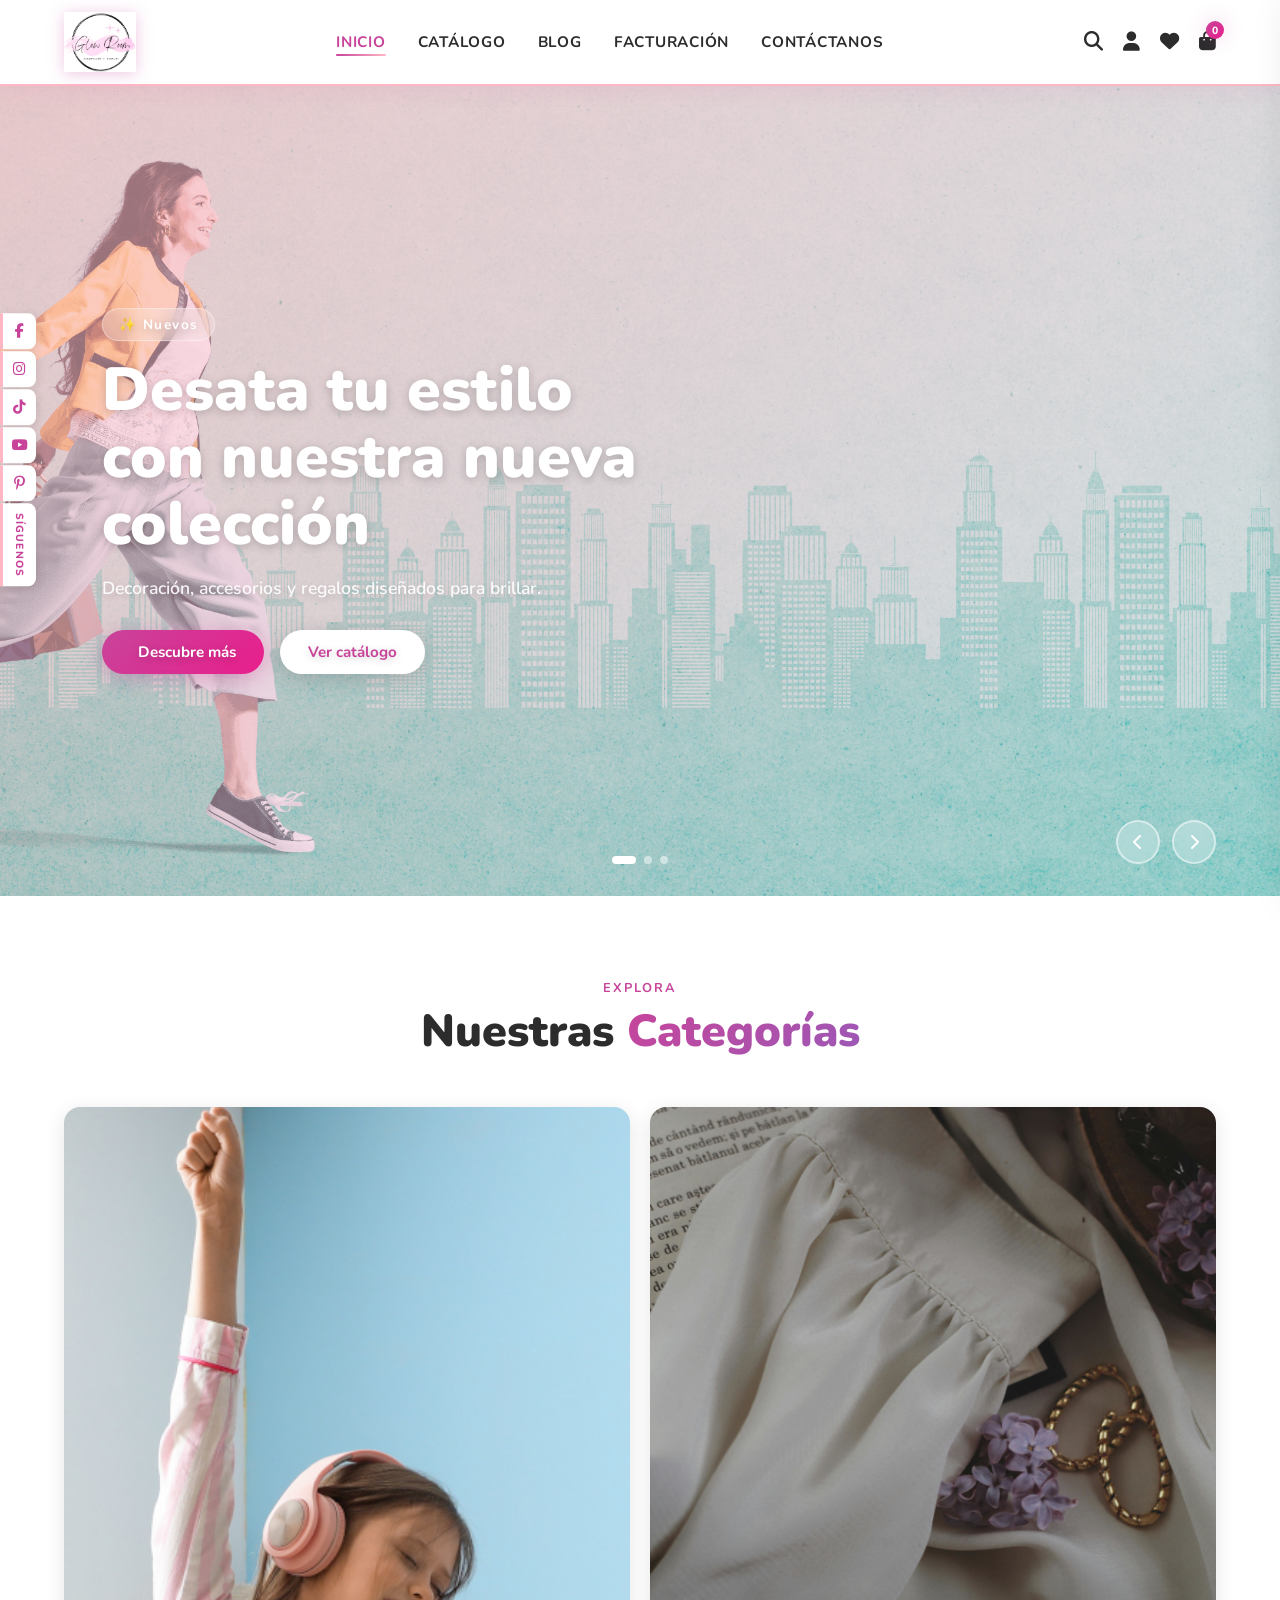
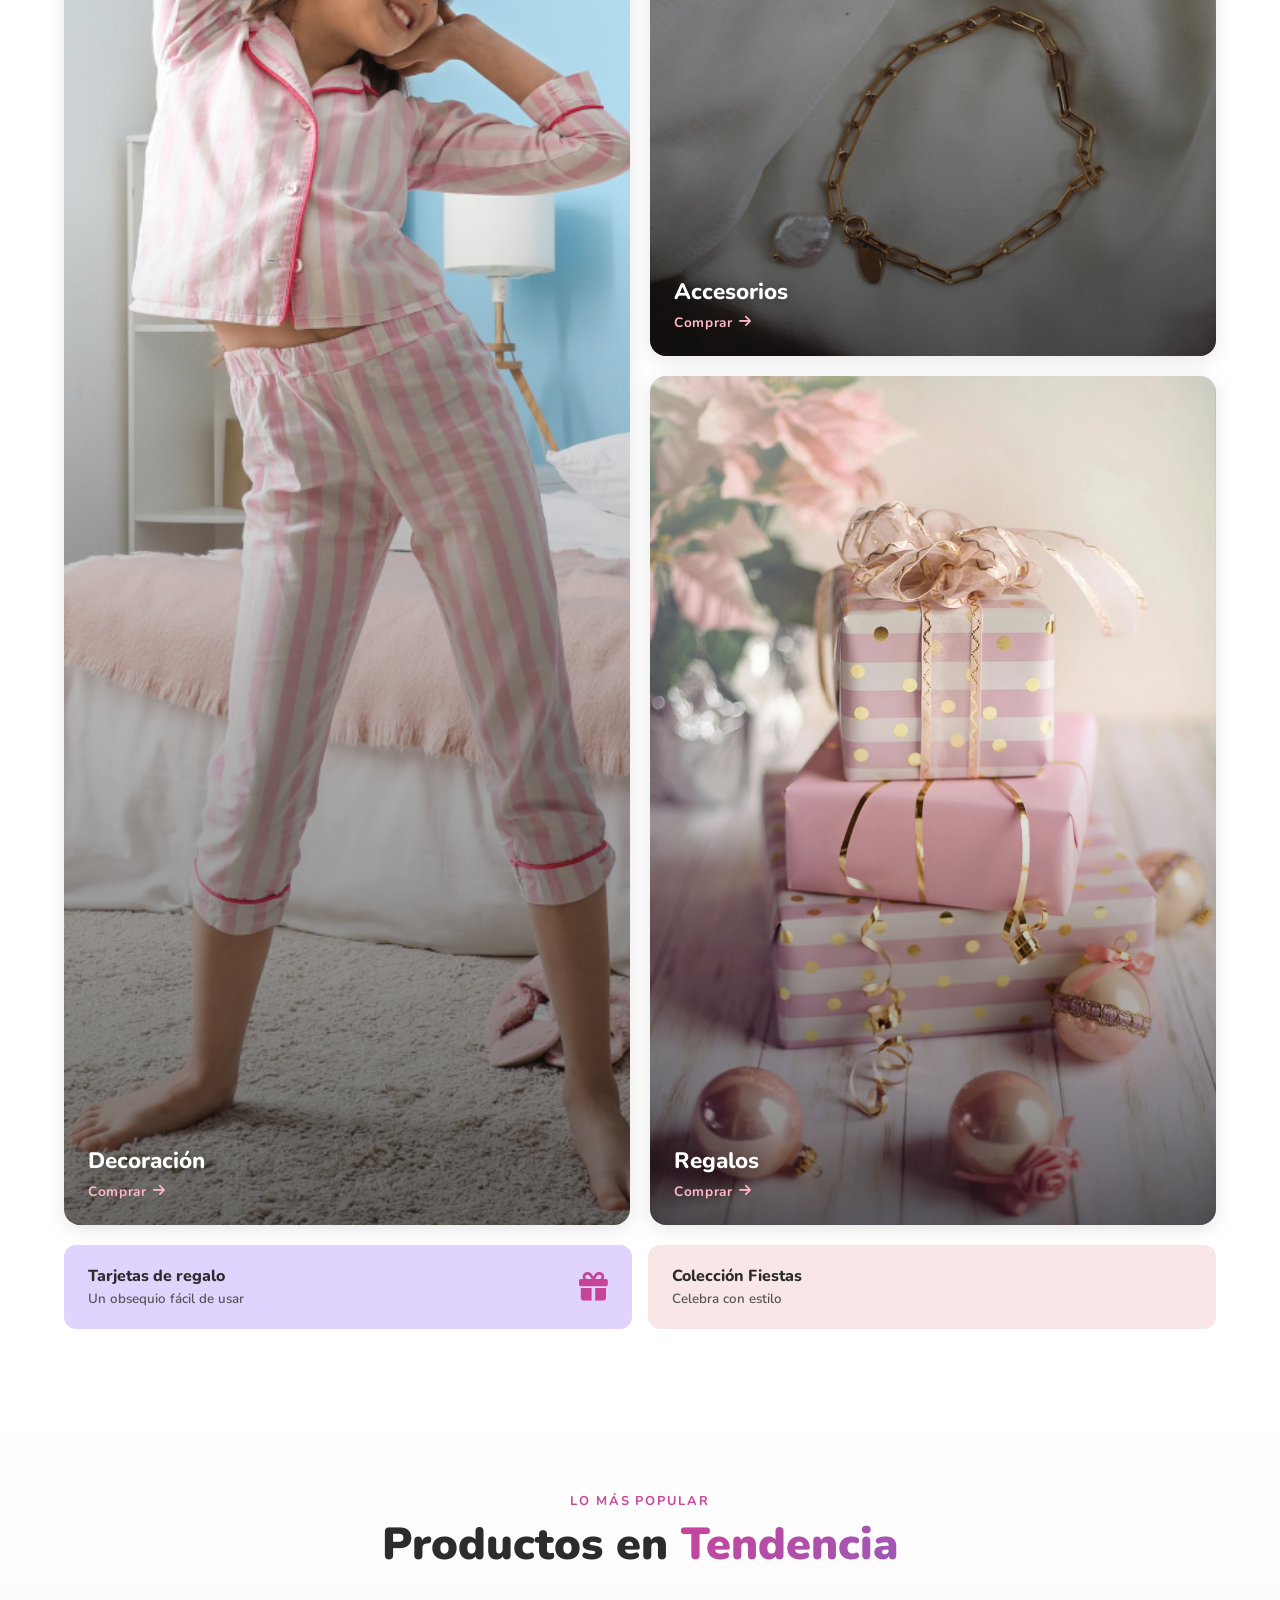
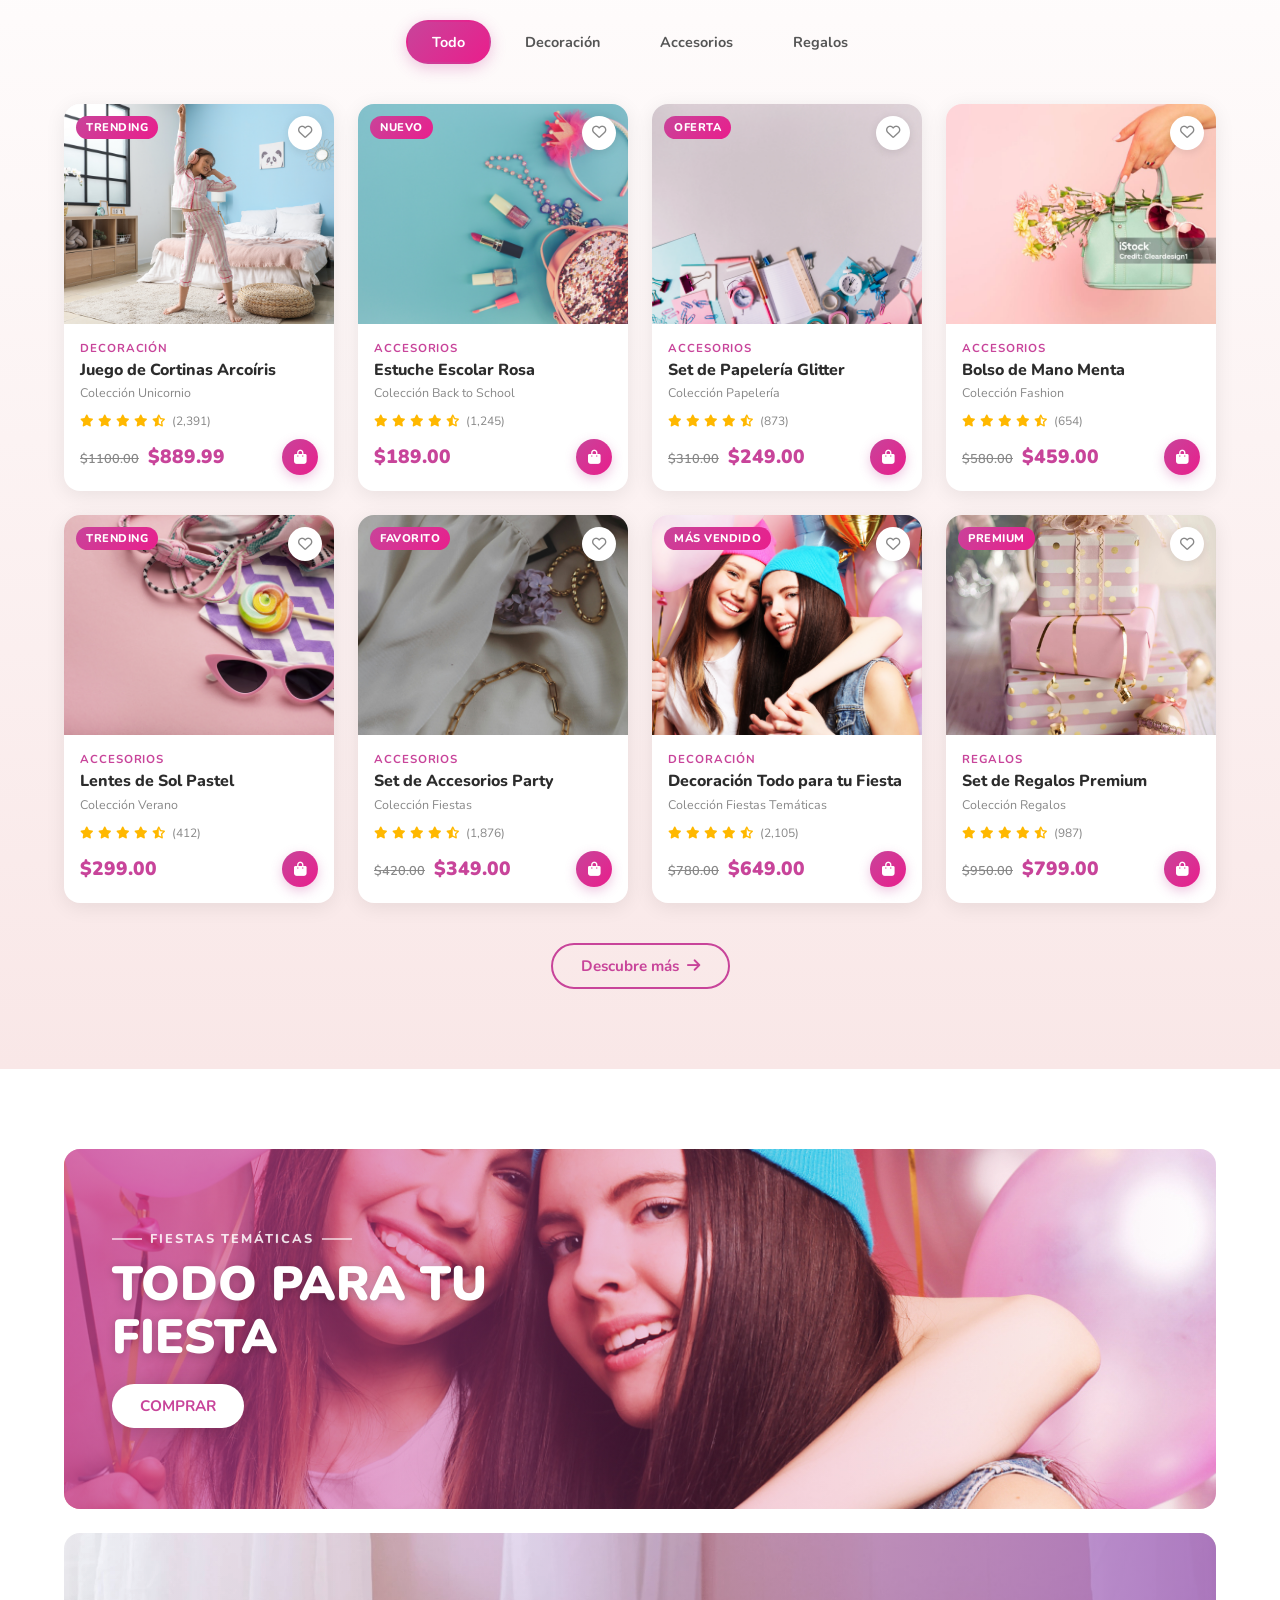
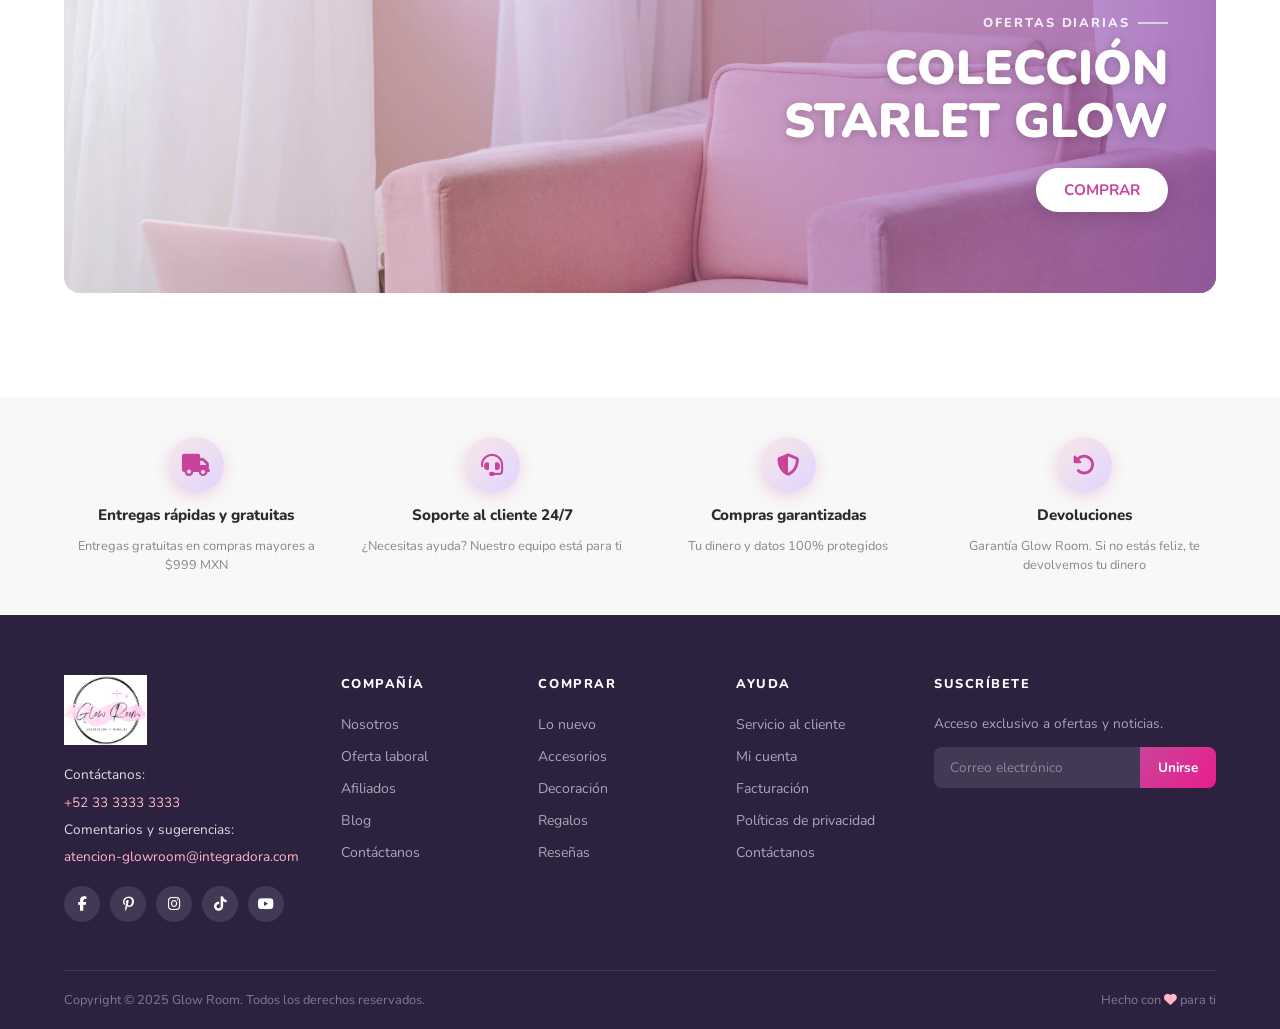
<file: index.html>
﻿<!DOCTYPE html>
<html lang="es">
<head>
  <meta charset="UTF-8">
  <meta name="viewport" content="width=device-width, initial-scale=1.0">
  <title>Glow Room - LA INTEGRADORA</title>
  <link rel="stylesheet" href="style.css">
  <link rel="stylesheet" href="https://cdnjs.cloudflare.com/ajax/libs/font-awesome/6.4.0/css/all.min.css">
</head>
<body>


<div class="social-sidebar">
  <a href="#" aria-label="Facebook"><i class="fab fa-facebook-f"></i></a>
  <a href="#" aria-label="Instagram"><i class="fab fa-instagram"></i></a>
  <a href="#" aria-label="TikTok"><i class="fab fa-tiktok"></i></a>
  <a href="#" aria-label="YouTube"><i class="fab fa-youtube"></i></a>
  <a href="#" aria-label="Pinterest"><i class="fab fa-pinterest-p"></i></a>
  <a href="#" class="siguenos-label" aria-label="Síguenos" style="writing-mode:vertical-lr;font-size:0.65rem;font-weight:800;letter-spacing:0.1em;padding:10px 8px;height:auto;width:36px;text-align:center;color:var(--hot-pink);background:white;border-left:3px solid var(--neon-pink);">SÍGUENOS</a>
</div>

<header class="header">
  <nav class="navbar">
    <a href="index.html" class="nav-logo">
      <img src="images/logo_glowroom.png" alt="Glow Room">
    </a>
    <ul class="nav-links">
      <li><a href="index.html" class="active">Inicio</a></li>
      <li><a href="catalogo.html">Catálogo</a></li>
      <li><a href="index.html#blog">Blog</a></li>
      <li><a href="index.html#facturacion">Facturación</a></li>
      <li><a href="contacto.html">Contáctanos</a></li>
    </ul>
    <div class="nav-icons">
      <a href="#" id="searchBtn" aria-label="Buscar"><i class="fas fa-search"></i></a>
      <a href="auth.html" aria-label="Mi cuenta"><i class="fas fa-user"></i></a>
      <a href="#" aria-label="Lista de deseos"><i class="fas fa-heart"></i></a>
      <a href="#" class="cart-icon cart-wrapper" aria-label="Carrito">
        <i class="fas fa-shopping-bag"></i>
        <span class="cart-count">0</span>
      </a>
      <button class="hamburger" aria-label="Menú">
        <span></span><span></span><span></span>
      </button>
    </div>
  </nav>
</header>

<nav class="mobile-nav">
  <button class="mobile-close"><i class="fas fa-times"></i></button>
  <a href="index.html">Inicio</a>
  <a href="catalogo.html">Catálogo</a>
  <a href="contacto.html">Contáctanos</a>
  <a href="auth.html">Mi cuenta</a>
</nav>

<section class="hero">
  <div class="hero-slides">
    <div class="hero-slide" style="background-image: url('images/Banner-principal.gif')">
      <div class="hero-content">
        <span class="tag">✨ Nuevos</span>
        <h1>Desata tu estilo con nuestra nueva colección</h1>
        <p>Decoración, accesorios y regalos diseñados para brillar.</p>
        <div class="hero-buttons">
          <a href="catalogo.html" class="btn-primary"><i class="fas fa-sparkles"></i> Descubre más</a>
          <a href="catalogo.html" class="btn-white">Ver catálogo</a>
        </div>
      </div>
    </div>
    <div class="hero-slide" style="background-image: url('images/seccion-fiestas.jpeg')">
      <div class="hero-content">
        <span class="tag">🎉 Fiestas Temáticas</span>
        <h1>Todo para tu fiesta perfecta</h1>
        <p>Decoraciones, globos y todo lo que necesitas para celebrar.</p>
        <div class="hero-buttons">
          <a href="catalogo.html" class="btn-primary"><i class="fas fa-gift"></i> Comprar ahora</a>
        </div>
      </div>
    </div>
    <div class="hero-slide" style="background-image: url('images/seccion-regalos.webP')">
      <div class="hero-content">
        <span class="tag">🎁 Regalos Premium</span>
        <h1>Sorprende a alguien especial</h1>
        <p>Los mejores regalos envueltos con todo el amor de Glow Room.</p>
        <div class="hero-buttons">
          <a href="catalogo.html" class="btn-primary"><i class="fas fa-heart"></i> Ver regalos</a>
        </div>
      </div>
    </div>
  </div>
  <div class="hero-dots">
    <span class="hero-dot active"></span>
    <span class="hero-dot"></span>
    <span class="hero-dot"></span>
  </div>
  <div class="hero-arrows">
    <button class="hero-arrow hero-prev"><i class="fas fa-chevron-left"></i></button>
    <button class="hero-arrow hero-next"><i class="fas fa-chevron-right"></i></button>
  </div>
</section>

<section class="categories-section">
  <div class="section-title">
    <span class="label">Explora</span>
    <h2>Nuestras <span>Categorías</span></h2>
  </div>
  <div class="categories-grid" style="max-width:1200px;margin:0 auto">
    <div class="category-card large">
      <img src="images/seccion-decoracion.jpeg" alt="Decoración">
      <div class="category-overlay">
        <h3>Decoración</h3>
        <a href="catalogo.html?cat=Decoración" class="shop-link">Comprar <i class="fas fa-arrow-right"></i></a>
      </div>
    </div>
    <div class="category-card small">
      <img src="images/seccion accesorios.jpg" alt="Accesorios">
      <div class="category-overlay">
        <h3>Accesorios</h3>
        <a href="catalogo.html?cat=Accesorios" class="shop-link">Comprar <i class="fas fa-arrow-right"></i></a>
      </div>
    </div>
    <div class="category-card small">
      <img src="images/seccion-regalos.webP" alt="Regalos">
      <div class="category-overlay">
        <h3>Regalos</h3>
        <a href="catalogo.html?cat=Regalos" class="shop-link">Comprar <i class="fas fa-arrow-right"></i></a>
      </div>
    </div>
  </div>


  <div style="display:flex;gap:16px;max-width:1200px;margin:20px auto 0;flex-wrap:wrap">
    <a href="catalogo.html" style="flex:1;min-width:200px;background:var(--lila-suave);border-radius:12px;padding:20px 24px;display:flex;align-items:center;justify-content:space-between;font-weight:800;color:var(--dark);transition:all 0.3s;text-decoration:none;" onmouseover="this.style.transform='translateY(-3px)'" onmouseout="this.style.transform='none'">
      <span>Tarjetas de regalo<br><small style="font-weight:600;color:var(--text-mid)">Un obsequio fácil de usar</small></span>
      <i class="fas fa-gift" style="font-size:1.8rem;color:var(--hot-pink)"></i>
    </a>
    <a href="catalogo.html" style="flex:1;min-width:200px;background:var(--rosa-pastel);border-radius:12px;padding:20px 24px;display:flex;align-items:center;justify-content:space-between;font-weight:800;color:var(--dark);transition:all 0.3s;text-decoration:none;" onmouseover="this.style.transform='translateY(-3px)'" onmouseout="this.style.transform='none'">
      <span>Colección Fiestas<br><small style="font-weight:600;color:var(--text-mid)">Celebra con estilo</small></span>
      <i class="fas fa-party-horn" style="font-size:1.8rem;color:var(--hot-pink)"></i>
    </a>
  </div>
</section>

<section class="products-section">
  <div class="section-title">
    <span class="label">Lo más popular</span>
    <h2>Productos en <span>Tendencia</span></h2>
  </div>
  <div class="products-tabs">
    <button class="products-tab active" data-category="Todo">Todo</button>
    <button class="products-tab" data-category="Decoración">Decoración</button>
    <button class="products-tab" data-category="Accesorios">Accesorios</button>
    <button class="products-tab" data-category="Regalos">Regalos</button>
  </div>
  <div class="products-grid" id="featuredProducts"></div>
  <div style="text-align:center">
    <a href="catalogo.html" class="btn-outline">Descubre más <i class="fas fa-arrow-right"></i></a>
  </div>
</section>

<section class="promo-section">
  <div class="promo-card" style="background-image:url('images/seccion-fiestas.jpeg')">
    <div class="promo-content">
      <div class="sub-label">Fiestas Temáticas</div>
      <h2>TODO PARA TU FIESTA</h2>
      <a href="catalogo.html" class="btn-white">COMPRAR</a>
    </div>
  </div>
  <div class="promo-card reverse" style="background-image:url('images/seccion-coleccion.webP');margin-top:24px">
    <div class="promo-content">
      <div class="sub-label" style="justify-content:flex-end">Ofertas Diarias</div>
      <h2>COLECCIÓN<br>STARLET GLOW</h2>
      <a href="catalogo.html" class="btn-white">COMPRAR</a>
    </div>
  </div>
</section>

<section class="features-bar">
  <div class="features-grid">
    <div class="feature-item">
      <div class="feature-icon"><i class="fas fa-truck"></i></div>
      <h4>Entregas rápidas y gratuitas</h4>
      <p>Entregas gratuitas en compras mayores a $999 MXN</p>
    </div>
    <div class="feature-item">
      <div class="feature-icon"><i class="fas fa-headset"></i></div>
      <h4>Soporte al cliente 24/7</h4>
      <p>¿Necesitas ayuda? Nuestro equipo está para ti</p>
    </div>
    <div class="feature-item">
      <div class="feature-icon"><i class="fas fa-shield-alt"></i></div>
      <h4>Compras garantizadas</h4>
      <p>Tu dinero y datos 100% protegidos</p>
    </div>
    <div class="feature-item">
      <div class="feature-icon"><i class="fas fa-undo-alt"></i></div>
      <h4>Devoluciones</h4>
      <p>Garantía Glow Room. Si no estás feliz, te devolvemos tu dinero</p>
    </div>
  </div>
</section>

<footer class="footer">
  <div class="footer-grid">
    <div class="footer-brand">
      <img src="images/logo_glowroom.png" alt="Glow Room" class="logo">
      <div class="contact-info">
        <div>Contáctanos:</div>
        <div><a href="tel:+525556784869">+52 33 3333 3333</a></div>
        <div>Comentarios y sugerencias:</div>
        <div><a href="mailto:atencion-glowroom@integradora.com">atencion-glowroom@integradora.com</a></div>
      </div>
      <div class="footer-socials">
        <a href="#"><i class="fab fa-facebook-f"></i></a>
        <a href="#"><i class="fab fa-pinterest-p"></i></a>
        <a href="#"><i class="fab fa-instagram"></i></a>
        <a href="#"><i class="fab fa-tiktok"></i></a>
        <a href="#"><i class="fab fa-youtube"></i></a>
      </div>
    </div>
    <div class="footer-col">
      <h5>Compañía</h5>
      <ul>
        <li><a href="#">Nosotros</a></li>
        <li><a href="#">Oferta laboral</a></li>
        <li><a href="#">Afiliados</a></li>
        <li><a href="#">Blog</a></li>
        <li><a href="contacto.html">Contáctanos</a></li>
      </ul>
    </div>
    <div class="footer-col">
      <h5>Comprar</h5>
      <ul>
        <li><a href="catalogo.html">Lo nuevo</a></li>
        <li><a href="catalogo.html">Accesorios</a></li>
        <li><a href="catalogo.html">Decoración</a></li>
        <li><a href="catalogo.html">Regalos</a></li>
        <li><a href="#">Reseñas</a></li>
      </ul>
    </div>
    <div class="footer-col">
      <h5>Ayuda</h5>
      <ul>
        <li><a href="#">Servicio al cliente</a></li>
        <li><a href="auth.html">Mi cuenta</a></li>
        <li><a href="#">Facturación</a></li>
        <li><a href="#">Políticas de privacidad</a></li>
        <li><a href="contacto.html">Contáctanos</a></li>
      </ul>
    </div>
    <div class="footer-col">
      <h5>Suscríbete</h5>
      <p style="font-size:.85rem;color:rgba(255,255,255,.6);margin-bottom:12px;line-height:1.6">Acceso exclusivo a ofertas y noticias.</p>
      <form class="newsletter-form" onsubmit="event.preventDefault();this.innerHTML='<p style=color:var(--neon-pink);font-weight:700;padding:12px 0>✓ ¡Gracias por suscribirte!</p>'">
        <input type="email" placeholder="Correo electrónico" required>
        <button type="submit">Unirse</button>
      </form>
    </div>
  </div>
  <div class="footer-bottom">
    <span>Copyright © 2025 Glow Room. Todos los derechos reservados.</span>
    <span>Hecho con <i class="fas fa-heart" style="color:var(--neon-pink)"></i> para ti</span>
  </div>
</footer>

<div class="cart-overlay" id="cartOverlay"></div>
<aside class="cart-sidebar" id="cartSidebar">
  <div class="cart-header">
    <h3><i class="fas fa-shopping-bag" style="color:var(--hot-pink);margin-right:8px"></i> Carrito de compras</h3>
    <button class="cart-close" id="cartCloseBtn"><i class="fas fa-times"></i></button>
  </div>
  <div class="cart-items" id="cartItems"></div>
  <div class="cart-footer">
    <div class="cart-total">
      <span>Total:</span>
      <span class="total-price" id="cartTotal">$0.00 MXN</span>
    </div>
    <button class="btn-primary btn-full" id="checkoutBtn">
      <i class="fas fa-lock"></i> Proceder al pago
    </button>
    <a href="catalogo.html" class="btn-outline btn-full" style="margin-top:10px;text-align:center;justify-content:center">
      Seguir comprando
    </a>
  </div>
</aside>

<div class="toast" id="toast">
  <div class="toast-icon"><i class="fas fa-check"></i></div>
  <div class="toast-text">
    <h5>Título</h5>
    <p>Mensaje</p>
  </div>
</div>

<script src="script.js"></script>
</body>
</html>
</file>
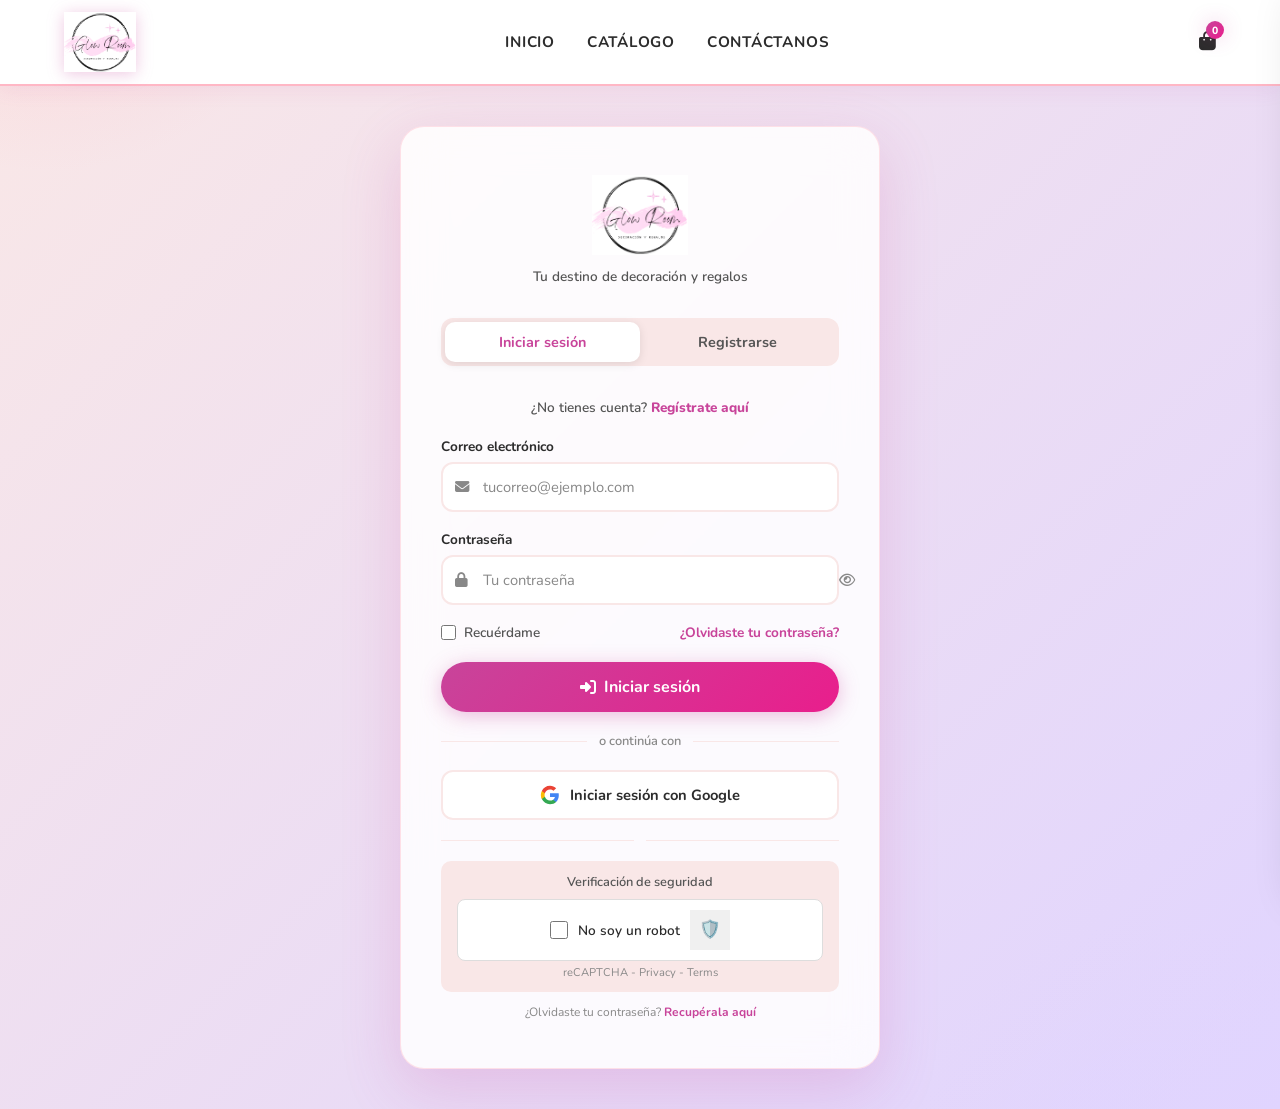
<file: auth.html>
﻿<!DOCTYPE html>
<html lang="es">
<head>
  <meta charset="UTF-8">
  <meta name="viewport" content="width=device-width, initial-scale=1.0">
  <title>Iniciar Sesión / Registrarse - Glow Room</title>
  <link rel="stylesheet" href="style.css">
  <link rel="stylesheet" href="https://cdnjs.cloudflare.com/ajax/libs/font-awesome/6.4.0/css/all.min.css">
</head>
<body>

<header class="header">
  <nav class="navbar">
    <a href="index.html" class="nav-logo">
      <img src="images/logo_glowroom.png" alt="Glow Room">
    </a>
    <ul class="nav-links">
      <li><a href="index.html">Inicio</a></li>
      <li><a href="catalogo.html">Catálogo</a></li>
      <li><a href="contacto.html">Contáctanos</a></li>
    </ul>
    <div class="nav-icons">
      <a href="#" class="cart-icon cart-wrapper">
        <i class="fas fa-shopping-bag"></i>
        <span class="cart-count">0</span>
      </a>
      <button class="hamburger"><span></span><span></span><span></span></button>
    </div>
  </nav>
</header>

<nav class="mobile-nav">
  <button class="mobile-close"><i class="fas fa-times"></i></button>
  <a href="index.html">Inicio</a>
  <a href="catalogo.html">Catálogo</a>
  <a href="contacto.html">Contáctanos</a>
</nav>

<div class="auth-page">
  <div class="auth-card">

        <div class="auth-logo">
      <img src="images/logo_glowroom.png" alt="Glow Room">
      <p style="font-size:.85rem;color:var(--text-mid);font-weight:600">Tu destino de decoración y regalos</p>
    </div>

        <div class="auth-tabs">
      <button class="auth-tab active" data-panel="loginPanel">Iniciar sesión</button>
      <button class="auth-tab" data-panel="registerPanel">Registrarse</button>
    </div>

        <div class="auth-form-panel active" id="loginPanel">
      <p style="font-size:.85rem;color:var(--text-mid);font-weight:600;margin-bottom:20px;text-align:center">
        ¿No tienes cuenta? <a href="#" onclick="document.querySelector('[data-panel=registerPanel]').click()" style="color:var(--hot-pink);font-weight:800">Regístrate aquí</a>
      </p>

      <div id="loginError" style="display:none;background:#fff0f0;border:1px solid #ffb3b3;color:#c0392b;padding:12px 16px;border-radius:10px;font-size:.85rem;font-weight:600;margin-bottom:16px"></div>

      <form id="loginForm">
        <div class="form-group">
          <label for="loginEmail">Correo electrónico</label>
          <div class="input-icon">
            <i class="fas fa-envelope"></i>
            <input type="email" class="form-control" id="loginEmail" placeholder="tucorreo@ejemplo.com" autocomplete="email">
          </div>
        </div>

        <div class="form-group">
          <label for="loginPass">Contraseña</label>
          <div class="input-icon">
            <i class="fas fa-lock"></i>
            <input type="password" class="form-control" id="loginPass" placeholder="Tu contraseña" autocomplete="current-password">
            <button type="button" class="toggle-password"><i class="far fa-eye"></i></button>
          </div>
        </div>

        <div class="form-extras">
          <label class="remember-me">
            <input type="checkbox"> Recuérdame
          </label>
          <a href="#" class="forgot-link" id="forgotLink">¿Olvidaste tu contraseña?</a>
        </div>

        <button type="submit" class="btn-primary btn-full">
          <i class="fas fa-sign-in-alt"></i> Iniciar sesión
        </button>
      </form>

      <div class="divider">o continúa con</div>

      <button class="btn-google">
        <svg width="20" height="20" viewBox="0 0 24 24"><path d="M22.56 12.25c0-.78-.07-1.53-.2-2.25H12v4.26h5.92c-.26 1.37-1.04 2.53-2.21 3.31v2.77h3.57c2.08-1.92 3.28-4.74 3.28-8.09z" fill="#4285F4"/><path d="M12 23c2.97 0 5.46-.98 7.28-2.66l-3.57-2.77c-.98.66-2.23 1.06-3.71 1.06-2.86 0-5.29-1.93-6.16-4.53H2.18v2.84C3.99 20.53 7.7 23 12 23z" fill="#34A853"/><path d="M5.84 14.09c-.22-.66-.35-1.36-.35-2.09s.13-1.43.35-2.09V7.07H2.18C1.43 8.55 1 10.22 1 12s.43 3.45 1.18 4.93l2.85-2.22.81-.62z" fill="#FBBC05"/><path d="M12 5.38c1.62 0 3.06.56 4.21 1.64l3.15-3.15C17.45 2.09 14.97 1 12 1 7.7 1 3.99 3.47 2.18 7.07l3.66 2.84c.87-2.6 3.3-4.53 6.16-4.53z" fill="#EA4335"/></svg>
        Iniciar sesión con Google
      </button>

      <div class="divider"></div>
      <div style="background:var(--rosa-pastel);border-radius:10px;padding:12px 16px;text-align:center">
        <p style="font-size:.8rem;color:var(--text-mid);font-weight:600">Verificación de seguridad</p>
        <div style="display:flex;align-items:center;justify-content:center;gap:10px;margin-top:8px;background:white;border:1px solid #ddd;border-radius:8px;padding:10px">
          <input type="checkbox" style="width:18px;height:18px;accent-color:var(--hot-pink)">
          <span style="font-size:.85rem;color:var(--dark);font-weight:600">No soy un robot</span>
          <img src="data:image/svg+xml,%3Csvg xmlns='http://www.w3.org/2000/svg' viewBox='0 0 64 64'%3E%3Crect width='64' height='64' fill='%23f0f0f0'/%3E%3Ctext x='32' y='40' text-anchor='middle' font-size='28'%3E🛡️%3C/text%3E%3C/svg%3E" alt="reCAPTCHA" style="width:40px;height:40px">
        </div>
        <p style="font-size:.7rem;color:var(--text-light);margin-top:4px">reCAPTCHA - Privacy - Terms</p>
      </div>

      <p style="font-size:.75rem;color:var(--text-light);text-align:center;margin-top:12px">
        ¿Olvidaste tu contraseña? <a href="#" id="forgotLink2" style="color:var(--hot-pink);font-weight:700">Recupérala aquí</a>
      </p>
    </div>

        <div class="auth-form-panel" id="registerPanel">
      <p style="font-size:.85rem;color:var(--text-mid);font-weight:600;text-align:center;margin-bottom:20px">
        ¡Únete a Glow Room y empieza a brillar ✨
      </p>

      <div id="registerError" style="display:none;background:#fff0f0;border:1px solid #ffb3b3;color:#c0392b;padding:12px 16px;border-radius:10px;font-size:.85rem;font-weight:600;margin-bottom:16px"></div>

      <form id="registerForm">
        <div class="form-group">
          <label for="regName">Nombre completo</label>
          <div class="input-icon">
            <i class="fas fa-user"></i>
            <input type="text" class="form-control" id="regName" placeholder="Escribe tu nombre" required>
          </div>
        </div>

        <div class="form-group">
          <label for="regBirth">Fecha de nacimiento</label>
          <div class="input-icon">
            <i class="fas fa-calendar"></i>
            <input type="date" class="form-control" id="regBirth" placeholder="Ejemplo: 12 May 2001" style="padding-left:40px">
          </div>
        </div>

        <div class="form-group">
          <label for="regEmail">Correo electrónico</label>
          <div class="input-icon">
            <i class="fas fa-envelope"></i>
            <input type="email" class="form-control" id="regEmail" placeholder="mail@example.com" required autocomplete="email">
          </div>
        </div>

        <div class="form-group">
          <label for="regPass">Contraseña</label>
          <div class="input-icon">
            <i class="fas fa-lock"></i>
            <input type="password" class="form-control" id="regPass" placeholder="Mínimo 8 caracteres" required autocomplete="new-password">
            <button type="button" class="toggle-password"><i class="far fa-eye"></i></button>
          </div>
        </div>

        <div class="form-group">
          <label for="regConfirm">Confirma tu contraseña</label>
          <div class="input-icon">
            <i class="fas fa-lock"></i>
            <input type="password" class="form-control" id="regConfirm" placeholder="Repite tu contraseña" required autocomplete="new-password">
            <button type="button" class="toggle-password"><i class="far fa-eye"></i></button>
          </div>
        </div>

        <button type="button" class="btn-google" style="margin-bottom:16px">
          <svg width="20" height="20" viewBox="0 0 24 24"><path d="M22.56 12.25c0-.78-.07-1.53-.2-2.25H12v4.26h5.92c-.26 1.37-1.04 2.53-2.21 3.31v2.77h3.57c2.08-1.92 3.28-4.74 3.28-8.09z" fill="#4285F4"/><path d="M12 23c2.97 0 5.46-.98 7.28-2.66l-3.57-2.77c-.98.66-2.23 1.06-3.71 1.06-2.86 0-5.29-1.93-6.16-4.53H2.18v2.84C3.99 20.53 7.7 23 12 23z" fill="#34A853"/><path d="M5.84 14.09c-.22-.66-.35-1.36-.35-2.09s.13-1.43.35-2.09V7.07H2.18C1.43 8.55 1 10.22 1 12s.43 3.45 1.18 4.93l2.85-2.22.81-.62z" fill="#FBBC05"/><path d="M12 5.38c1.62 0 3.06.56 4.21 1.64l3.15-3.15C17.45 2.09 14.97 1 12 1 7.7 1 3.99 3.47 2.18 7.07l3.66 2.84c.87-2.6 3.3-4.53 6.16-4.53z" fill="#EA4335"/></svg>
          Registrarse con Google
        </button>

        <div class="form-check">
          <input type="checkbox" id="terminos" required>
          <label for="terminos">Acepta nuestros <a href="#">Términos de servicio.</a></label>
        </div>
        <div class="form-check">
          <input type="checkbox" id="privacidad" required>
          <label for="privacidad">Acepta nuestra <a href="#">Política de privacidad.</a></label>
        </div>

        <button type="submit" class="btn-primary btn-full" style="margin-top:16px">
          <i class="fas fa-user-plus"></i> Registrarse
        </button>
      </form>

      <p class="auth-switch">¿Ya tienes cuenta? <a href="#" onclick="document.querySelector('[data-panel=loginPanel]').click()">Iniciar sesión</a></p>
    </div>

        <div id="forgotPanel" style="display:none">
      <div style="text-align:center;margin-bottom:24px">
        <div style="width:56px;height:56px;border-radius:50%;background:linear-gradient(135deg,var(--rosa-pastel),var(--lila-suave));display:flex;align-items:center;justify-content:center;margin:0 auto 12px;font-size:1.4rem;color:var(--hot-pink)">
          <i class="fas fa-key"></i>
        </div>
        <h3 style="font-size:1.3rem;font-weight:900;margin-bottom:8px">¿Olvidaste tu contraseña?</h3>
        <p style="font-size:.88rem;color:var(--text-mid);line-height:1.6">Ingresa tu correo electrónico y te enviaremos instrucciones para restablecer tu contraseña.</p>
      </div>

      <form id="forgotForm">
        <div class="form-group">
          <label>Correo electrónico</label>
          <div class="input-icon">
            <i class="fas fa-envelope"></i>
            <input type="email" class="form-control" placeholder="tucorreo@ejemplo.com" required>
          </div>
        </div>
        <button type="submit" class="btn-primary btn-full">
          <i class="fas fa-paper-plane"></i> Enviar instrucciones
        </button>
      </form>

      <div id="forgotSuccess" style="display:none;text-align:center;padding:24px 0">
        <div style="width:64px;height:64px;border-radius:50%;background:linear-gradient(135deg,#27ae60,#2ecc71);display:flex;align-items:center;justify-content:center;margin:0 auto 16px;font-size:1.8rem;color:white">
          <i class="fas fa-check"></i>
        </div>
        <h4 style="font-size:1.1rem;font-weight:900;margin-bottom:8px">¡Correo enviado!</h4>
        <p style="font-size:.88rem;color:var(--text-mid);line-height:1.6">Hemos enviado las instrucciones para restablecer tu contraseña. Revisa tu bandeja de entrada.</p>
        <button onclick="backToLogin()" class="btn-primary" style="margin-top:20px">
          <i class="fas fa-arrow-left"></i> Volver al inicio de sesión
        </button>
      </div>

      <div style="text-align:center;margin-top:16px">
        <a href="#" id="backToLogin" onclick="backToLogin()" style="font-size:.85rem;font-weight:700;color:var(--hot-pink)">
          <i class="fas fa-arrow-left"></i> Volver al inicio de sesión
        </a>
      </div>
    </div>

  </div>
</div>

<div class="toast" id="toast">
  <div class="toast-icon"><i class="fas fa-check"></i></div>
  <div class="toast-text"><h5>Título</h5><p>Mensaje</p></div>
</div>


<div class="cart-overlay" id="cartOverlay"></div>
<aside class="cart-sidebar" id="cartSidebar">
  <div class="cart-header">
    <h3><i class="fas fa-shopping-bag" style="color:var(--hot-pink);margin-right:8px"></i> Carrito</h3>
    <button class="cart-close" id="cartCloseBtn"><i class="fas fa-times"></i></button>
  </div>
  <div class="cart-items" id="cartItems"></div>
  <div class="cart-footer">
    <div class="cart-total"><span>Total:</span><span class="total-price" id="cartTotal">$0.00 MXN</span></div>
    <button class="btn-primary btn-full" id="checkoutBtn"><i class="fas fa-lock"></i> Proceder al pago</button>
  </div>
</aside>

<script src="script.js"></script>
<script>
function backToLogin() {
  document.getElementById('forgotPanel').style.display = 'none';
  document.getElementById('forgotSuccess').style.display = 'none';
  document.getElementById('forgotForm').style.display = '';
  document.getElementById('loginPanel').classList.add('active');
  document.querySelector('[data-panel="loginPanel"]').classList.add('active');
}

document.getElementById('forgotLink')?.addEventListener('click', e => {
  e.preventDefault();
  document.getElementById('loginPanel').classList.remove('active');
  document.querySelectorAll('.auth-tab').forEach(t => t.classList.remove('active'));
  document.getElementById('forgotPanel').style.display = 'block';
});

document.getElementById('forgotLink2')?.addEventListener('click', e => {
  e.preventDefault();
  document.getElementById('loginPanel').classList.remove('active');
  document.querySelectorAll('.auth-tab').forEach(t => t.classList.remove('active'));
  document.getElementById('forgotPanel').style.display = 'block';
});

document.getElementById('forgotForm')?.addEventListener('submit', e => {
  e.preventDefault();
  document.getElementById('forgotForm').style.display = 'none';
  document.getElementById('forgotSuccess').style.display = 'block';
});
</script>
</body>
</html>
</file>
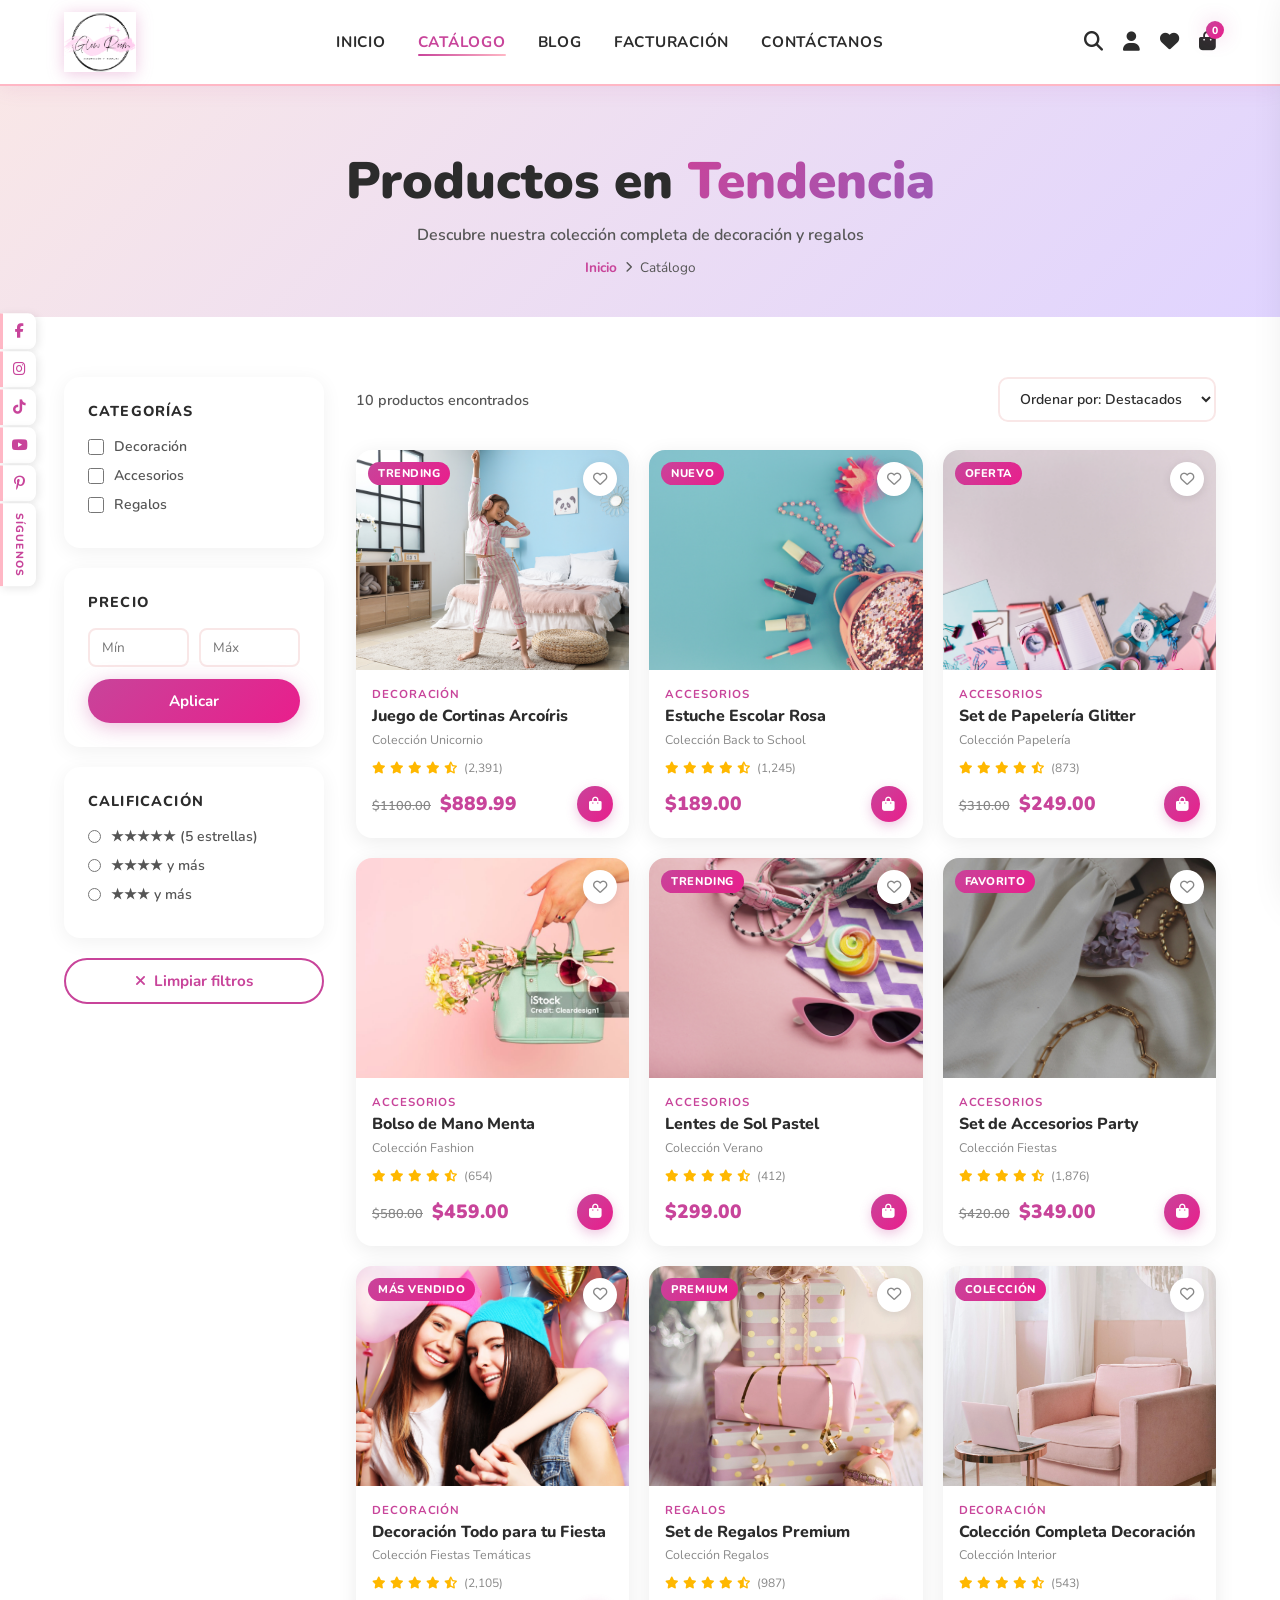
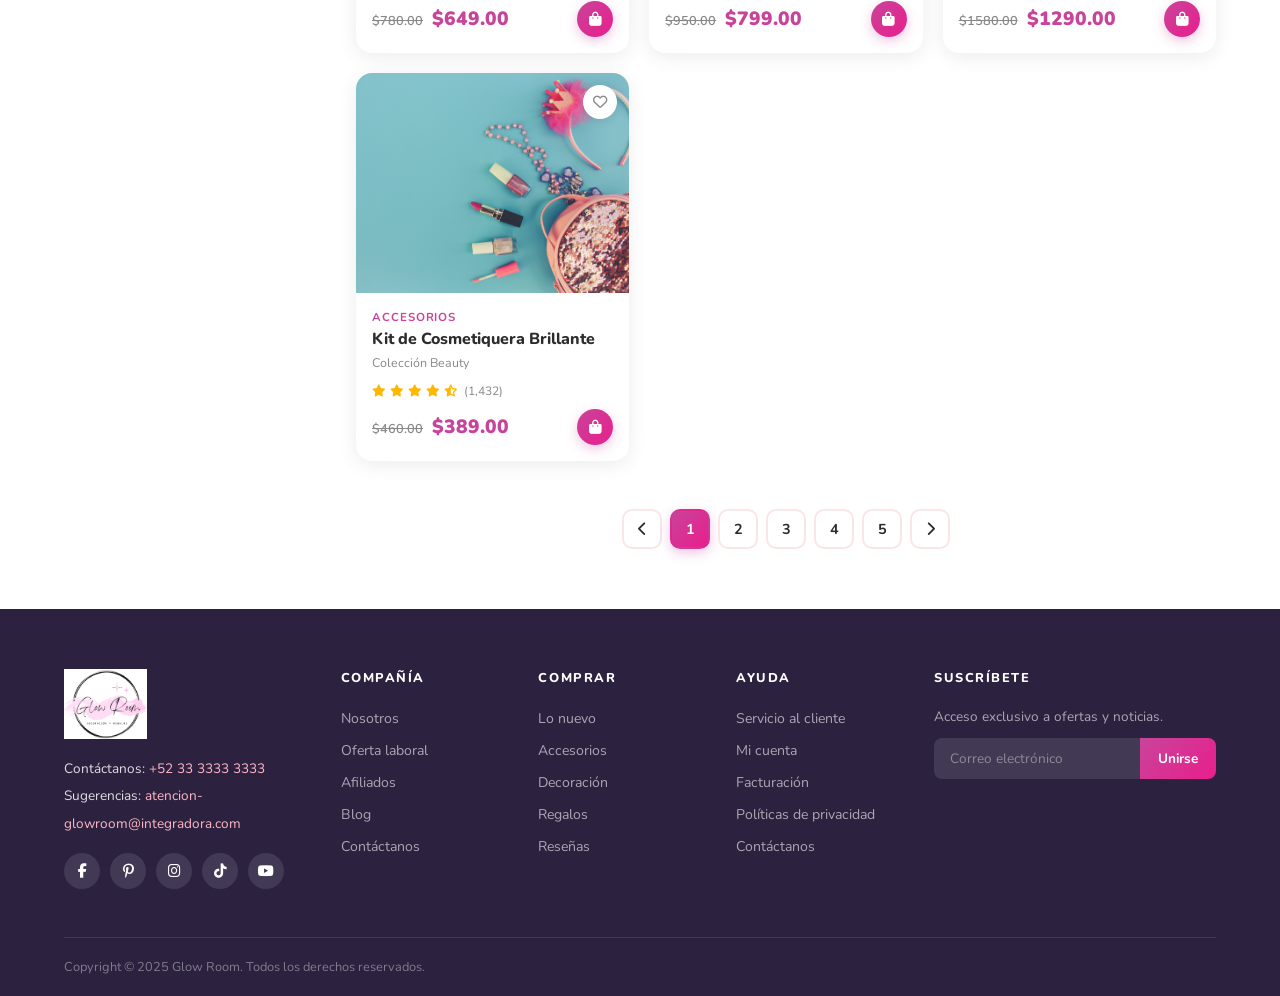
<file: catalogo.html>
﻿<!DOCTYPE html>
<html lang="es">
<head>
  <meta charset="UTF-8">
  <meta name="viewport" content="width=device-width, initial-scale=1.0">
  <title>Catálogo - Glow Room</title>
  <link rel="stylesheet" href="style.css">
  <link rel="stylesheet" href="https://cdnjs.cloudflare.com/ajax/libs/font-awesome/6.4.0/css/all.min.css">
</head>
<body>


<div class="social-sidebar">
  <a href="#"><i class="fab fa-facebook-f"></i></a>
  <a href="#"><i class="fab fa-instagram"></i></a>
  <a href="#"><i class="fab fa-tiktok"></i></a>
  <a href="#"><i class="fab fa-youtube"></i></a>
  <a href="#"><i class="fab fa-pinterest-p"></i></a>
  <a href="#" style="writing-mode:vertical-lr;font-size:0.65rem;font-weight:800;letter-spacing:0.1em;padding:10px 8px;height:auto;width:36px;text-align:center;color:var(--hot-pink);background:white;border-left:3px solid var(--neon-pink);">SÍGUENOS</a>
</div>

<header class="header">
  <nav class="navbar">
    <a href="index.html" class="nav-logo">
      <img src="images/logo_glowroom.png" alt="Glow Room">
    </a>
    <ul class="nav-links">
      <li><a href="index.html">Inicio</a></li>
      <li><a href="catalogo.html" class="active">Catálogo</a></li>
      <li><a href="index.html#blog">Blog</a></li>
      <li><a href="index.html#facturacion">Facturación</a></li>
      <li><a href="contacto.html">Contáctanos</a></li>
    </ul>
    <div class="nav-icons">
      <a href="#" id="searchBtn"><i class="fas fa-search"></i></a>
      <a href="auth.html"><i class="fas fa-user"></i></a>
      <a href="#"><i class="fas fa-heart"></i></a>
      <a href="#" class="cart-icon cart-wrapper">
        <i class="fas fa-shopping-bag"></i>
        <span class="cart-count">0</span>
      </a>
      <button class="hamburger"><span></span><span></span><span></span></button>
    </div>
  </nav>
</header>

<nav class="mobile-nav">
  <button class="mobile-close"><i class="fas fa-times"></i></button>
  <a href="index.html">Inicio</a>
  <a href="catalogo.html">Catálogo</a>
  <a href="contacto.html">Contáctanos</a>
  <a href="auth.html">Mi cuenta</a>
</nav>

<div class="page-hero">
  <h1>Productos en <span>Tendencia</span></h1>
  <p>Descubre nuestra colección completa de decoración y regalos</p>
  <div class="breadcrumb">
    <a href="index.html">Inicio</a>
    <i class="fas fa-chevron-right" style="font-size:0.7rem"></i>
    <span>Catálogo</span>
  </div>
</div>

<section class="catalog-section">
  <div class="catalog-layout">

        <aside class="filters-sidebar">
      <div class="filter-card">
        <h4>Categorías</h4>
        <div class="filter-option">
          <input type="checkbox" class="filter-category" id="cat-dec" value="Decoración">
          <label for="cat-dec">Decoración</label>
        </div>
        <div class="filter-option">
          <input type="checkbox" class="filter-category" id="cat-acc" value="Accesorios">
          <label for="cat-acc">Accesorios</label>
        </div>
        <div class="filter-option">
          <input type="checkbox" class="filter-category" id="cat-reg" value="Regalos">
          <label for="cat-reg">Regalos</label>
        </div>
      </div>

      <div class="filter-card">
        <h4>Precio</h4>
        <div class="price-range">
          <input type="number" placeholder="Mín" min="0" id="priceMin">
          <input type="number" placeholder="Máx" min="0" id="priceMax">
        </div>
        <button class="btn-primary" style="width:100%;margin-top:12px;justify-content:center" onclick="applyPriceFilter()">
          Aplicar
        </button>
      </div>

      <div class="filter-card">
        <h4>Calificación</h4>
        <div class="filter-option">
          <input type="radio" name="rating" id="r5" value="5">
          <label for="r5">★★★★★ (5 estrellas)</label>
        </div>
        <div class="filter-option">
          <input type="radio" name="rating" id="r4" value="4">
          <label for="r4">★★★★ y más</label>
        </div>
        <div class="filter-option">
          <input type="radio" name="rating" id="r3" value="3">
          <label for="r3">★★★ y más</label>
        </div>
      </div>

      <button class="btn-outline" style="width:100%;justify-content:center" onclick="clearFilters()">
        <i class="fas fa-times"></i> Limpiar filtros
      </button>
    </aside>

        <main class="catalog-main">
      <div class="catalog-toolbar">
        <span class="results-count" id="resultsCount">Cargando productos...</span>
        <select class="sort-select" id="sortSelect">
          <option value="default">Ordenar por: Destacados</option>
          <option value="price-asc">Precio: Menor a Mayor</option>
          <option value="price-desc">Precio: Mayor a Menor</option>
          <option value="rating">Mejor Calificados</option>
          <option value="popular">Más Populares</option>
        </select>
      </div>
      <div class="catalog-grid" id="catalogGrid"></div>
      <div class="pagination">
        <button class="page-btn"><i class="fas fa-chevron-left"></i></button>
        <button class="page-btn active">1</button>
        <button class="page-btn">2</button>
        <button class="page-btn">3</button>
        <button class="page-btn">4</button>
        <button class="page-btn">5</button>
        <button class="page-btn"><i class="fas fa-chevron-right"></i></button>
      </div>
    </main>
  </div>
</section>

<footer class="footer">
  <div class="footer-grid">
    <div class="footer-brand">
      <img src="images/logo_glowroom.png" alt="Glow Room" class="logo">
      <div class="contact-info">
        <div>Contáctanos: <a href="tel:+525556784869">+52 33 3333 3333</a></div>
        <div>Sugerencias: <a href="mailto:atencion-glowroom@integradora.com">atencion-glowroom@integradora.com</a></div>
      </div>
      <div class="footer-socials">
        <a href="#"><i class="fab fa-facebook-f"></i></a>
        <a href="#"><i class="fab fa-pinterest-p"></i></a>
        <a href="#"><i class="fab fa-instagram"></i></a>
        <a href="#"><i class="fab fa-tiktok"></i></a>
        <a href="#"><i class="fab fa-youtube"></i></a>
      </div>
    </div>
    <div class="footer-col">
      <h5>Compañía</h5>
      <ul>
        <li><a href="#">Nosotros</a></li>
        <li><a href="#">Oferta laboral</a></li>
        <li><a href="#">Afiliados</a></li>
        <li><a href="#">Blog</a></li>
        <li><a href="contacto.html">Contáctanos</a></li>
      </ul>
    </div>
    <div class="footer-col">
      <h5>Comprar</h5>
      <ul>
        <li><a href="catalogo.html">Lo nuevo</a></li>
        <li><a href="catalogo.html">Accesorios</a></li>
        <li><a href="catalogo.html">Decoración</a></li>
        <li><a href="catalogo.html">Regalos</a></li>
        <li><a href="#">Reseñas</a></li>
      </ul>
    </div>
    <div class="footer-col">
      <h5>Ayuda</h5>
      <ul>
        <li><a href="#">Servicio al cliente</a></li>
        <li><a href="auth.html">Mi cuenta</a></li>
        <li><a href="#">Facturación</a></li>
        <li><a href="#">Políticas de privacidad</a></li>
        <li><a href="contacto.html">Contáctanos</a></li>
      </ul>
    </div>
    <div class="footer-col">
      <h5>Suscríbete</h5>
      <p style="font-size:.85rem;color:rgba(255,255,255,.6);margin-bottom:12px">Acceso exclusivo a ofertas y noticias.</p>
      <form class="newsletter-form" onsubmit="event.preventDefault();this.innerHTML='<p style=color:var(--neon-pink);font-weight:700;padding:12px 0>✓ ¡Gracias!</p>'">
        <input type="email" placeholder="Correo electrónico" required>
        <button type="submit">Unirse</button>
      </form>
    </div>
  </div>
  <div class="footer-bottom">
    <span>Copyright © 2025 Glow Room. Todos los derechos reservados.</span>
  </div>
</footer>

<div class="cart-overlay" id="cartOverlay"></div>
<aside class="cart-sidebar" id="cartSidebar">
  <div class="cart-header">
    <h3><i class="fas fa-shopping-bag" style="color:var(--hot-pink);margin-right:8px"></i> Carrito</h3>
    <button class="cart-close" id="cartCloseBtn"><i class="fas fa-times"></i></button>
  </div>
  <div class="cart-items" id="cartItems"></div>
  <div class="cart-footer">
    <div class="cart-total">
      <span>Total:</span>
      <span class="total-price" id="cartTotal">$0.00 MXN</span>
    </div>
    <button class="btn-primary btn-full" id="checkoutBtn"><i class="fas fa-lock"></i> Proceder al pago</button>
    <a href="catalogo.html" class="btn-outline btn-full" style="margin-top:10px;text-align:center;justify-content:center">Seguir comprando</a>
  </div>
</aside>

<div class="toast" id="toast">
  <div class="toast-icon"><i class="fas fa-check"></i></div>
  <div class="toast-text"><h5>Título</h5><p>Mensaje</p></div>
</div>

<script src="script.js"></script>
<script>
function applyPriceFilter() {
  const min = parseFloat(document.getElementById('priceMin').value) || 0;
  const max = parseFloat(document.getElementById('priceMax').value) || Infinity;
  const cards = document.querySelectorAll('#catalogGrid .product-card');
  let shown = 0;
  cards.forEach(card => {
    const priceEl = card.querySelector('.product-price');
    if (!priceEl) return;
    const priceText = priceEl.textContent.replace(/[^0-9.]/g, '');
    const price = parseFloat(priceText.split('\n').pop());
    card.style.display = (price >= min && price <= max) ? '' : 'none';
    if (card.style.display !== 'none') shown++;
  });
  document.getElementById('resultsCount').textContent = `${shown} productos encontrados`;
}

function clearFilters() {
  document.querySelectorAll('.filter-category').forEach(cb => cb.checked = false);
  document.querySelectorAll('input[name="rating"]').forEach(r => r.checked = false);
  document.getElementById('priceMin').value = '';
  document.getElementById('priceMax').value = '';
  document.querySelectorAll('#catalogGrid .product-card').forEach(c => c.style.display = '');
  document.getElementById('resultsCount').textContent = `${PRODUCTS.length} productos encontrados`;
}


window.addEventListener('load', () => {
  const params = new URLSearchParams(window.location.search);
  const cat = params.get('cat');
  const q = params.get('q');

  if (cat) {
    const cb = document.querySelector(`.filter-category[value="${cat}"]`);
    if (cb) { cb.checked = true; cb.dispatchEvent(new Event('change')); }
  }

  if (q) {
    const grid = document.getElementById('catalogGrid');
    if (!grid) return;
    const lower = q.toLowerCase();
    const matched = PRODUCTS.filter(p =>
      p.name.toLowerCase().includes(lower) ||
      p.description.toLowerCase().includes(lower) ||
      p.category.toLowerCase().includes(lower)
    );
    document.getElementById('resultsCount').textContent = `${matched.length} resultados para "${q}"`;
    grid.innerHTML = matched.length
      ? matched.map(p => createProductCard(p).replace('class="product-card"', `class="product-card" onclick="goToProduct(${p.id})"`)).join('')
      : '<p style="text-align:center;color:var(--text-light);padding:40px;font-weight:600">No se encontraron productos</p>';
    if (matched.length) {
      grid.querySelectorAll('.product-add-btn, .product-wishlist').forEach(btn => {
        btn.addEventListener('click', e => e.stopPropagation());
      });
    }
  }
});
</script>
</body>
</html>
</file>
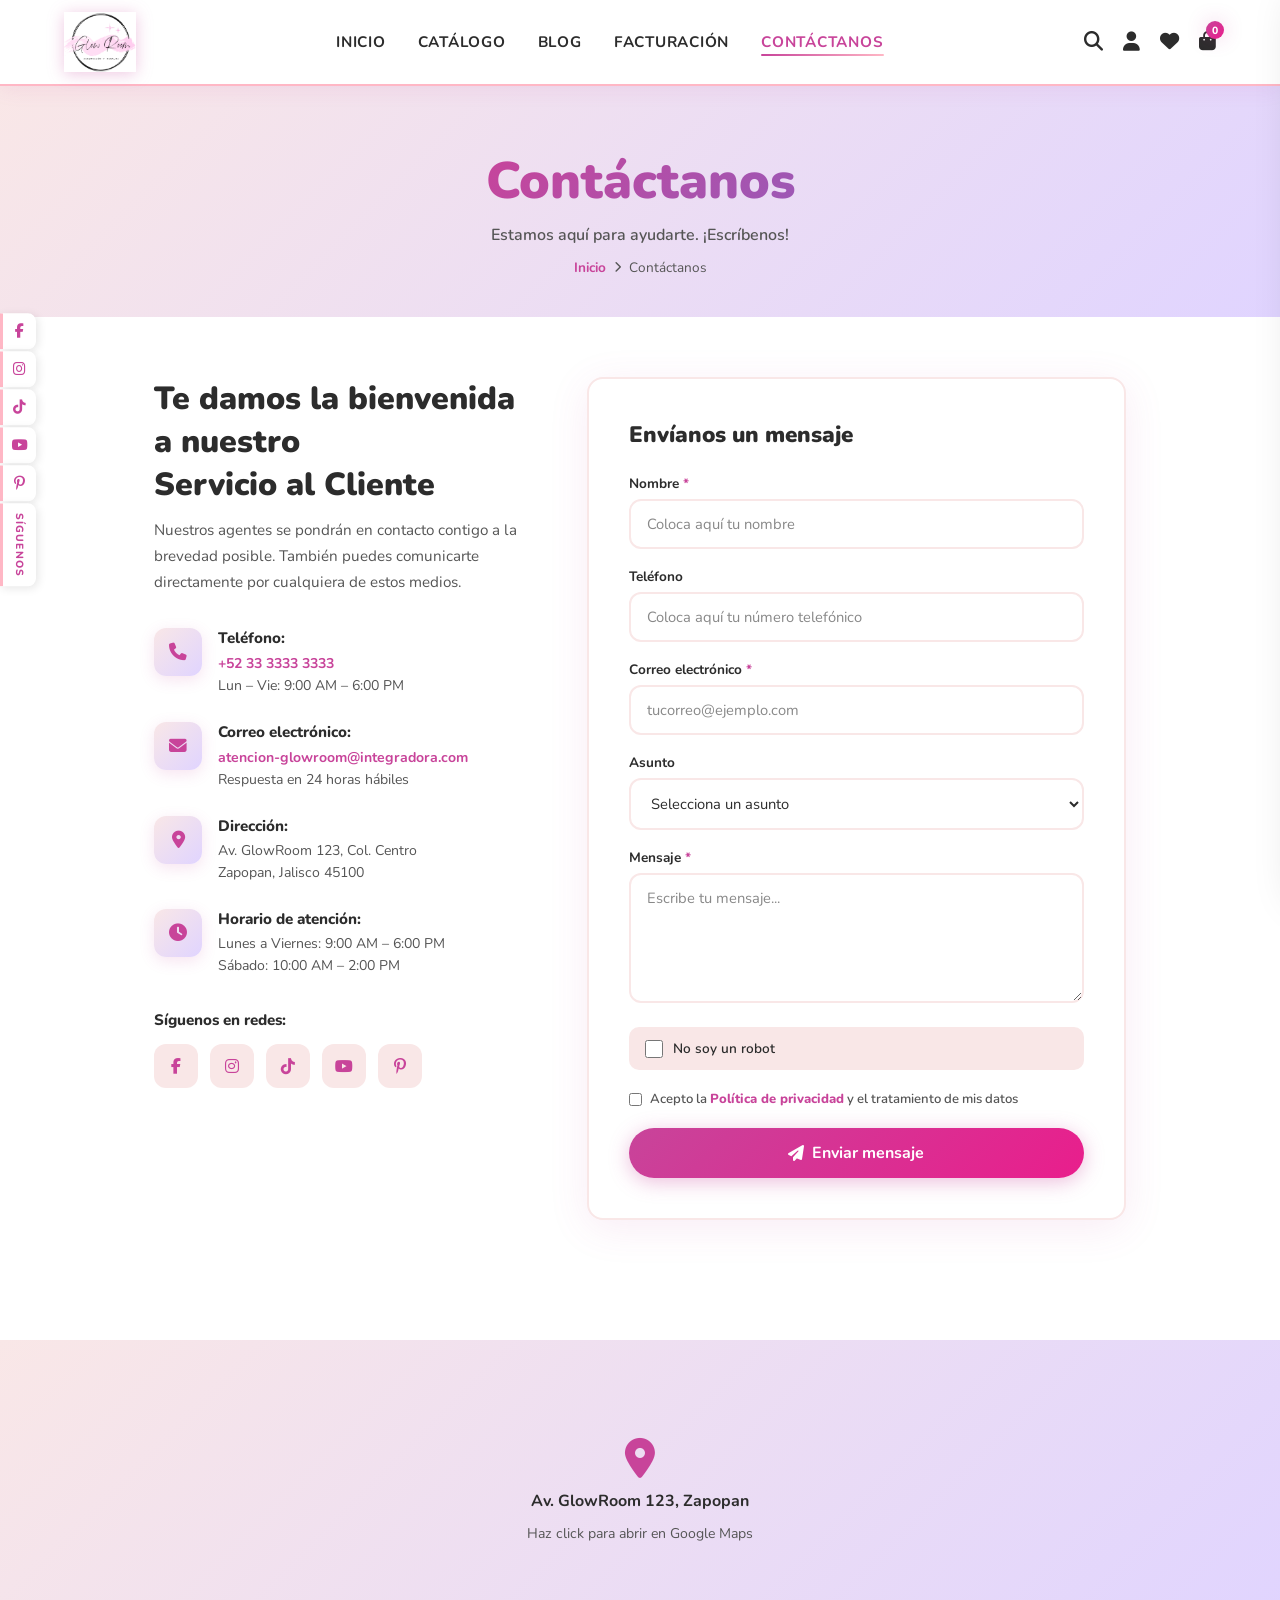
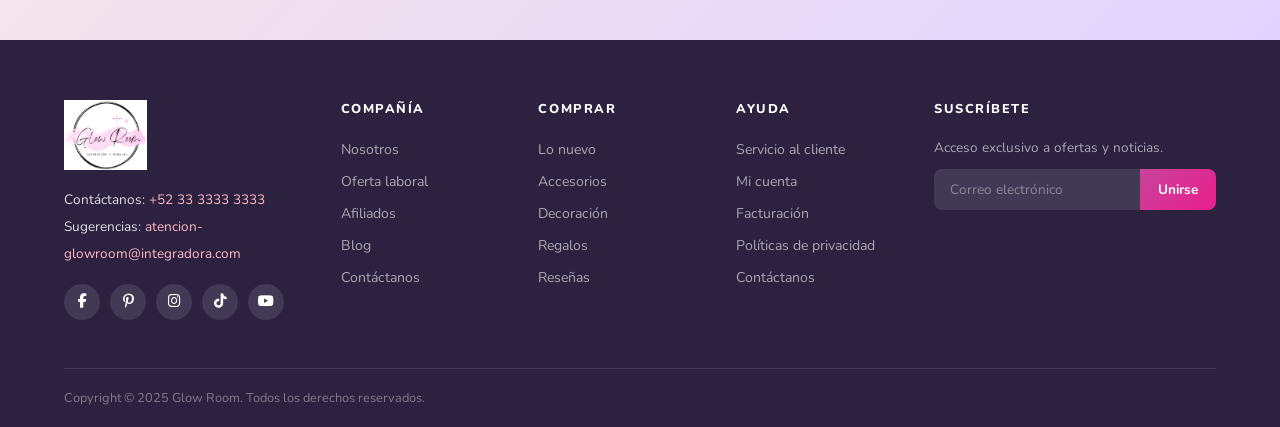
<file: contacto.html>
﻿<!DOCTYPE html>
<html lang="es">
<head>
  <meta charset="UTF-8">
  <meta name="viewport" content="width=device-width, initial-scale=1.0">
  <title>Contáctanos - Glow Room</title>
  <link rel="stylesheet" href="style.css">
  <link rel="stylesheet" href="https://cdnjs.cloudflare.com/ajax/libs/font-awesome/6.4.0/css/all.min.css">
</head>
<body>


<div class="social-sidebar">
  <a href="#"><i class="fab fa-facebook-f"></i></a>
  <a href="#"><i class="fab fa-instagram"></i></a>
  <a href="#"><i class="fab fa-tiktok"></i></a>
  <a href="#"><i class="fab fa-youtube"></i></a>
  <a href="#"><i class="fab fa-pinterest-p"></i></a>
  <a href="#" style="writing-mode:vertical-lr;font-size:0.65rem;font-weight:800;letter-spacing:0.1em;padding:10px 8px;height:auto;width:36px;text-align:center;color:var(--hot-pink);background:white;border-left:3px solid var(--neon-pink);">SÍGUENOS</a>
</div>

<header class="header">
  <nav class="navbar">
    <a href="index.html" class="nav-logo">
      <img src="images/logo_glowroom.png" alt="Glow Room">
    </a>
    <ul class="nav-links">
      <li><a href="index.html">Inicio</a></li>
      <li><a href="catalogo.html">Catálogo</a></li>
      <li><a href="index.html#blog">Blog</a></li>
      <li><a href="index.html#facturacion">Facturación</a></li>
      <li><a href="contacto.html" class="active">Contáctanos</a></li>
    </ul>
    <div class="nav-icons">
      <a href="#" id="searchBtn"><i class="fas fa-search"></i></a>
      <a href="auth.html"><i class="fas fa-user"></i></a>
      <a href="#"><i class="fas fa-heart"></i></a>
      <a href="#" class="cart-icon cart-wrapper">
        <i class="fas fa-shopping-bag"></i>
        <span class="cart-count">0</span>
      </a>
      <button class="hamburger"><span></span><span></span><span></span></button>
    </div>
  </nav>
</header>

<nav class="mobile-nav">
  <button class="mobile-close"><i class="fas fa-times"></i></button>
  <a href="index.html">Inicio</a>
  <a href="catalogo.html">Catálogo</a>
  <a href="contacto.html">Contáctanos</a>
  <a href="auth.html">Mi cuenta</a>
</nav>

<div class="page-hero">
  <h1><span>Contáctanos</span></h1>
  <p>Estamos aquí para ayudarte. ¡Escríbenos!</p>
  <div class="breadcrumb">
    <a href="index.html">Inicio</a>
    <i class="fas fa-chevron-right" style="font-size:.7rem"></i>
    <span>Contáctanos</span>
  </div>
</div>

<section class="contact-section">
  <div class="contact-grid">

        <div class="contact-info">
      <h2>Te damos la bienvenida a nuestro<br>Servicio al Cliente</h2>
      <p>Nuestros agentes se pondrán en contacto contigo a la brevedad posible. También puedes comunicarte directamente por cualquiera de estos medios.</p>

      <div class="contact-item">
        <div class="contact-item-icon"><i class="fas fa-phone"></i></div>
        <div class="contact-item-body">
          <h4>Teléfono:</h4>
          <a href="tel:+525556784869">+52 33 3333 3333</a>
          <p>Lun – Vie: 9:00 AM – 6:00 PM</p>
        </div>
      </div>

      <div class="contact-item">
        <div class="contact-item-icon"><i class="fas fa-envelope"></i></div>
        <div class="contact-item-body">
          <h4>Correo electrónico:</h4>
          <a href="mailto:atencion-glowroom@integradora.com">atencion-glowroom@integradora.com</a>
          <p>Respuesta en 24 horas hábiles</p>
        </div>
      </div>

      <div class="contact-item">
        <div class="contact-item-icon"><i class="fas fa-map-marker-alt"></i></div>
        <div class="contact-item-body">
          <h4>Dirección:</h4>
          <p>Av. GlowRoom 123, Col. Centro<br>Zapopan, Jalisco 45100</p>
        </div>
      </div>

      <div class="contact-item">
        <div class="contact-item-icon"><i class="fas fa-clock"></i></div>
        <div class="contact-item-body">
          <h4>Horario de atención:</h4>
          <p>Lunes a Viernes: 9:00 AM – 6:00 PM<br>Sábado: 10:00 AM – 2:00 PM</p>
        </div>
      </div>

      
      <div style="margin-top:32px">
        <h4 style="font-size:.95rem;font-weight:800;margin-bottom:14px">Síguenos en redes:</h4>
        <div style="display:flex;gap:12px">
          <a href="#" style="width:44px;height:44px;border-radius:12px;background:var(--rosa-pastel);display:flex;align-items:center;justify-content:center;color:var(--hot-pink);font-size:1rem;transition:all .3s;text-decoration:none" onmouseover="this.style.background='var(--hot-pink)';this.style.color='white'" onmouseout="this.style.background='var(--rosa-pastel)';this.style.color='var(--hot-pink)'"><i class="fab fa-facebook-f"></i></a>
          <a href="#" style="width:44px;height:44px;border-radius:12px;background:var(--rosa-pastel);display:flex;align-items:center;justify-content:center;color:var(--hot-pink);font-size:1rem;transition:all .3s;text-decoration:none" onmouseover="this.style.background='var(--hot-pink)';this.style.color='white'" onmouseout="this.style.background='var(--rosa-pastel)';this.style.color='var(--hot-pink)'"><i class="fab fa-instagram"></i></a>
          <a href="#" style="width:44px;height:44px;border-radius:12px;background:var(--rosa-pastel);display:flex;align-items:center;justify-content:center;color:var(--hot-pink);font-size:1rem;transition:all .3s;text-decoration:none" onmouseover="this.style.background='var(--hot-pink)';this.style.color='white'" onmouseout="this.style.background='var(--rosa-pastel)';this.style.color='var(--hot-pink)'"><i class="fab fa-tiktok"></i></a>
          <a href="#" style="width:44px;height:44px;border-radius:12px;background:var(--rosa-pastel);display:flex;align-items:center;justify-content:center;color:var(--hot-pink);font-size:1rem;transition:all .3s;text-decoration:none" onmouseover="this.style.background='var(--hot-pink)';this.style.color='white'" onmouseout="this.style.background='var(--rosa-pastel)';this.style.color='var(--hot-pink)'"><i class="fab fa-youtube"></i></a>
          <a href="#" style="width:44px;height:44px;border-radius:12px;background:var(--rosa-pastel);display:flex;align-items:center;justify-content:center;color:var(--hot-pink);font-size:1rem;transition:all .3s;text-decoration:none" onmouseover="this.style.background='var(--hot-pink)';this.style.color='white'" onmouseout="this.style.background='var(--rosa-pastel)';this.style.color='var(--hot-pink)'"><i class="fab fa-pinterest-p"></i></a>
        </div>
      </div>
    </div>

        <div class="contact-form-card">
      <h3>Envíanos un mensaje</h3>

      
      <div id="contactSuccess" style="display:none;text-align:center;padding:32px 0">
        <div style="width:72px;height:72px;border-radius:50%;background:linear-gradient(135deg,var(--hot-pink),var(--pink-mid));display:flex;align-items:center;justify-content:center;margin:0 auto 20px;font-size:2rem;color:white">
          <i class="fas fa-check"></i>
        </div>
        <h4 style="font-size:1.3rem;font-weight:900;color:var(--dark);margin-bottom:10px">¡Mensaje enviado!</h4>
        <p style="color:var(--text-mid);line-height:1.7;font-size:.95rem">Gracias por contactarnos. Nuestro equipo revisará tu mensaje y te responderá dentro de las próximas 24 horas hábiles.</p>
        <button onclick="resetForm()" class="btn-primary" style="margin-top:24px">
          <i class="fas fa-redo"></i> Enviar otro mensaje
        </button>
      </div>

            <form id="contactForm">
        <div class="form-group">
          <label for="contactName">Nombre <span style="color:var(--hot-pink)">*</span></label>
          <input type="text" class="form-control" id="contactName" placeholder="Coloca aquí tu nombre" required>
        </div>

        <div class="form-group">
          <label for="contactPhone">Teléfono</label>
          <input type="tel" class="form-control" id="contactPhone" placeholder="Coloca aquí tu número telefónico">
        </div>

        <div class="form-group">
          <label for="contactEmail">Correo electrónico <span style="color:var(--hot-pink)">*</span></label>
          <input type="email" class="form-control" id="contactEmail" placeholder="tucorreo@ejemplo.com" required>
        </div>

        <div class="form-group">
          <label for="contactSubject">Asunto</label>
          <select class="form-control" id="contactSubject">
            <option value="">Selecciona un asunto</option>
            <option>Información sobre un producto</option>
            <option>Estado de mi pedido</option>
            <option>Devolución o cambio</option>
            <option>Facturación</option>
            <option>Sugerencias</option>
            <option>Otro</option>
          </select>
        </div>

        <div class="form-group">
          <label for="contactMsg">Mensaje <span style="color:var(--hot-pink)">*</span></label>
          <textarea class="form-control textarea-control" id="contactMsg" placeholder="Escribe tu mensaje..." required></textarea>
        </div>

        <div style="margin-bottom:20px">
          <div style="display:flex;align-items:center;gap:10px;background:var(--rosa-pastel);border-radius:10px;padding:12px 16px">
            <input type="checkbox" id="noRobot" style="width:18px;height:18px;accent-color:var(--hot-pink)">
            <label for="noRobot" style="font-size:.85rem;font-weight:600;color:var(--dark);cursor:pointer">No soy un robot</label>
          </div>
        </div>

        <div style="display:flex;align-items:center;gap:8px;margin-bottom:20px">
          <input type="checkbox" id="privPolicy" required style="accent-color:var(--hot-pink)">
          <label for="privPolicy" style="font-size:.82rem;color:var(--text-mid);font-weight:600">
            Acepto la <a href="#" style="color:var(--hot-pink);font-weight:800">Política de privacidad</a> y el tratamiento de mis datos
          </label>
        </div>

        <button type="submit" class="btn-primary btn-full">
          <i class="fas fa-paper-plane"></i> Enviar mensaje
        </button>
      </form>
    </div>
  </div>
</section>

<div style="width:100%;height:300px;background:linear-gradient(135deg,var(--rosa-pastel),var(--lila-suave));display:flex;align-items:center;justify-content:center;flex-direction:column;gap:12px;margin-top:60px">
  <i class="fas fa-map-marker-alt" style="font-size:2.5rem;color:var(--hot-pink)"></i>
  <p style="font-weight:700;color:var(--dark);font-size:1rem">Av. GlowRoom 123, Zapopan</p>
  <p style="color:var(--text-mid);font-size:.88rem">Haz click para abrir en Google Maps</p>
</div>

<footer class="footer">
  <div class="footer-grid">
    <div class="footer-brand">
      <img src="images/logo_glowroom.png" alt="Glow Room" class="logo">
      <div class="contact-info">
        <div>Contáctanos: <a href="tel:+525556784869">+52 33 3333 3333</a></div>
        <div>Sugerencias: <a href="mailto:atencion-glowroom@integradora.com">atencion-glowroom@integradora.com</a></div>
      </div>
      <div class="footer-socials">
        <a href="#"><i class="fab fa-facebook-f"></i></a>
        <a href="#"><i class="fab fa-pinterest-p"></i></a>
        <a href="#"><i class="fab fa-instagram"></i></a>
        <a href="#"><i class="fab fa-tiktok"></i></a>
        <a href="#"><i class="fab fa-youtube"></i></a>
      </div>
    </div>
    <div class="footer-col">
      <h5>Compañía</h5>
      <ul>
        <li><a href="#">Nosotros</a></li>
        <li><a href="#">Oferta laboral</a></li>
        <li><a href="#">Afiliados</a></li>
        <li><a href="#">Blog</a></li>
        <li><a href="contacto.html">Contáctanos</a></li>
      </ul>
    </div>
    <div class="footer-col">
      <h5>Comprar</h5>
      <ul>
        <li><a href="catalogo.html">Lo nuevo</a></li>
        <li><a href="catalogo.html">Accesorios</a></li>
        <li><a href="catalogo.html">Decoración</a></li>
        <li><a href="catalogo.html">Regalos</a></li>
        <li><a href="#">Reseñas</a></li>
      </ul>
    </div>
    <div class="footer-col">
      <h5>Ayuda</h5>
      <ul>
        <li><a href="#">Servicio al cliente</a></li>
        <li><a href="auth.html">Mi cuenta</a></li>
        <li><a href="#">Facturación</a></li>
        <li><a href="#">Políticas de privacidad</a></li>
        <li><a href="contacto.html">Contáctanos</a></li>
      </ul>
    </div>
    <div class="footer-col">
      <h5>Suscríbete</h5>
      <p style="font-size:.85rem;color:rgba(255,255,255,.6);margin-bottom:12px">Acceso exclusivo a ofertas y noticias.</p>
      <form class="newsletter-form" onsubmit="event.preventDefault();this.innerHTML='<p style=color:var(--neon-pink);font-weight:700;padding:12px 0>✓ ¡Gracias!</p>'">
        <input type="email" placeholder="Correo electrónico" required>
        <button type="submit">Unirse</button>
      </form>
    </div>
  </div>
  <div class="footer-bottom">
    <span>Copyright © 2025 Glow Room. Todos los derechos reservados.</span>
  </div>
</footer>

<div class="cart-overlay" id="cartOverlay"></div>
<aside class="cart-sidebar" id="cartSidebar">
  <div class="cart-header">
    <h3><i class="fas fa-shopping-bag" style="color:var(--hot-pink);margin-right:8px"></i> Carrito</h3>
    <button class="cart-close" id="cartCloseBtn"><i class="fas fa-times"></i></button>
  </div>
  <div class="cart-items" id="cartItems"></div>
  <div class="cart-footer">
    <div class="cart-total"><span>Total:</span><span class="total-price" id="cartTotal">$0.00 MXN</span></div>
    <button class="btn-primary btn-full" id="checkoutBtn"><i class="fas fa-lock"></i> Proceder al pago</button>
  </div>
</aside>

<div class="toast" id="toast">
  <div class="toast-icon"><i class="fas fa-check"></i></div>
  <div class="toast-text"><h5>Título</h5><p>Mensaje</p></div>
</div>

<script src="script.js"></script>
<script>
function resetForm() {
  document.getElementById('contactSuccess').style.display = 'none';
  document.getElementById('contactForm').style.display = '';
  document.getElementById('contactForm').reset();
}
</script>
</body>
</html>
</file>
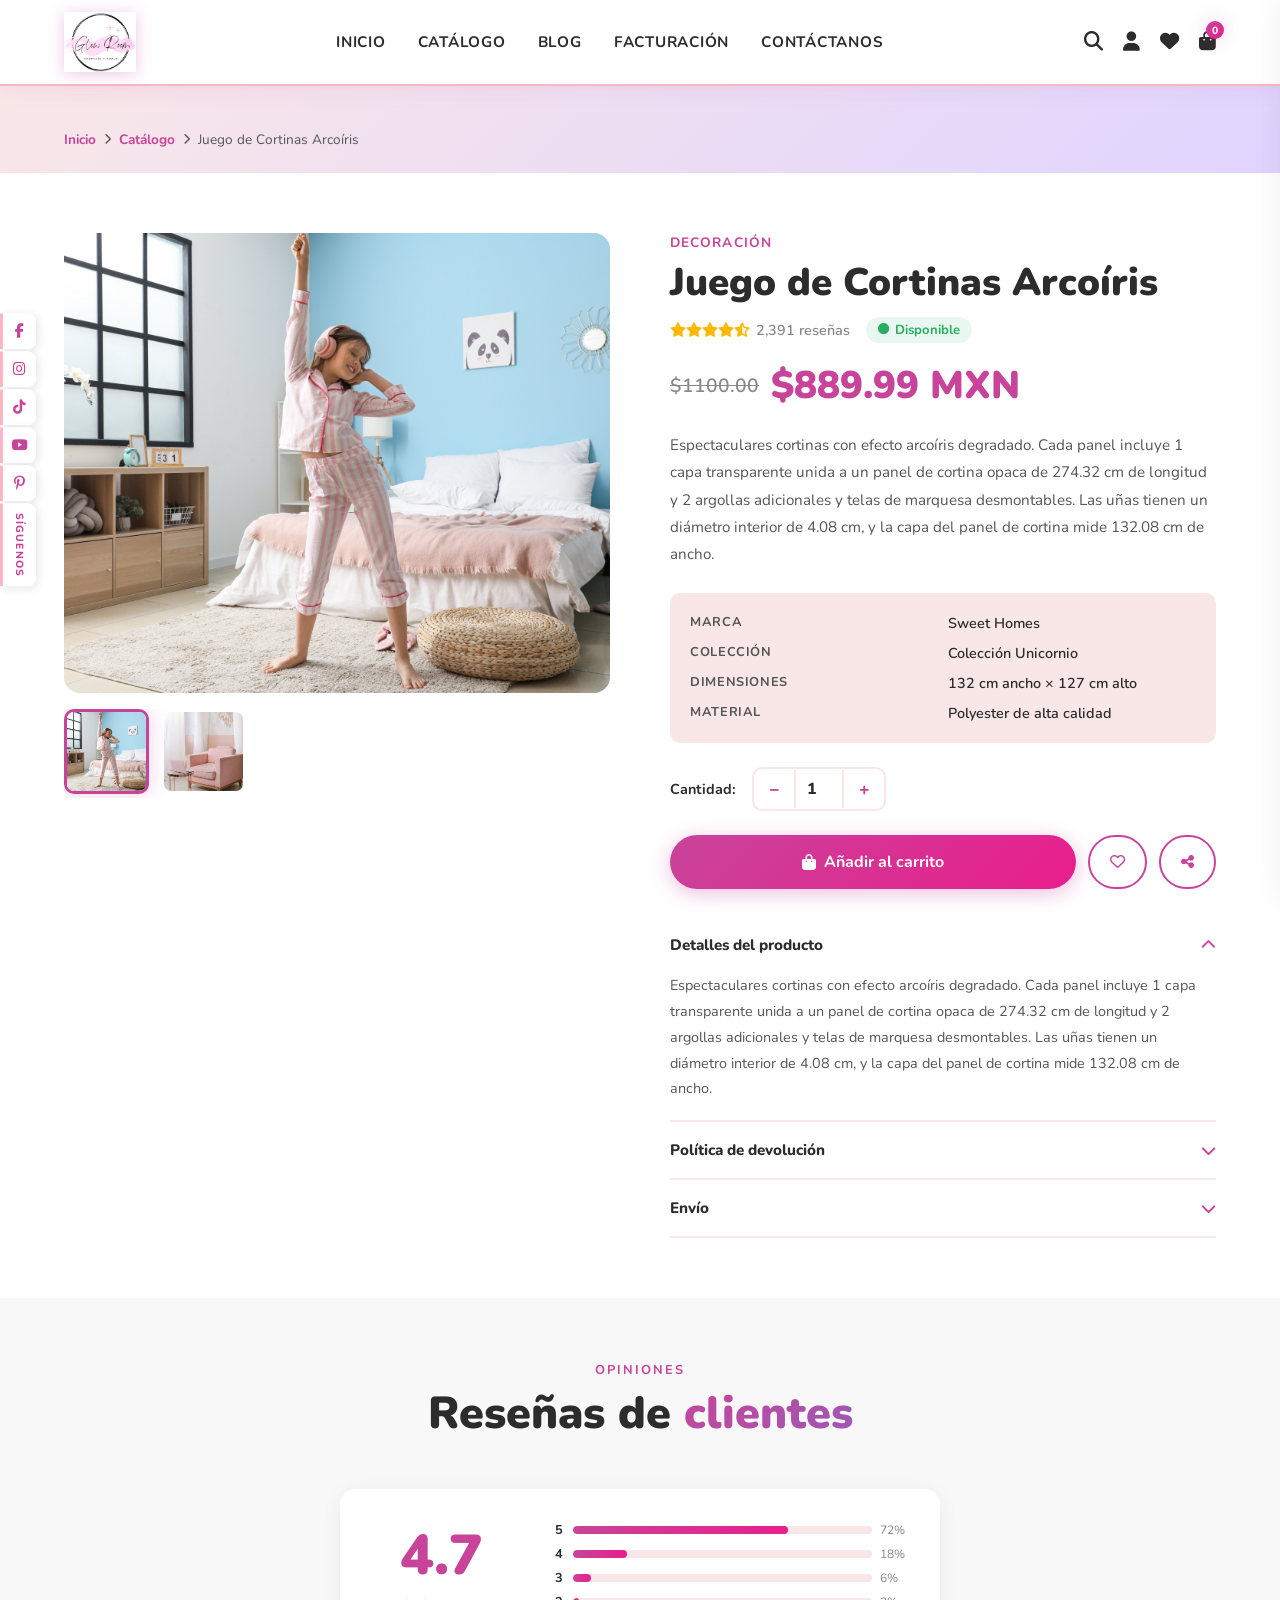
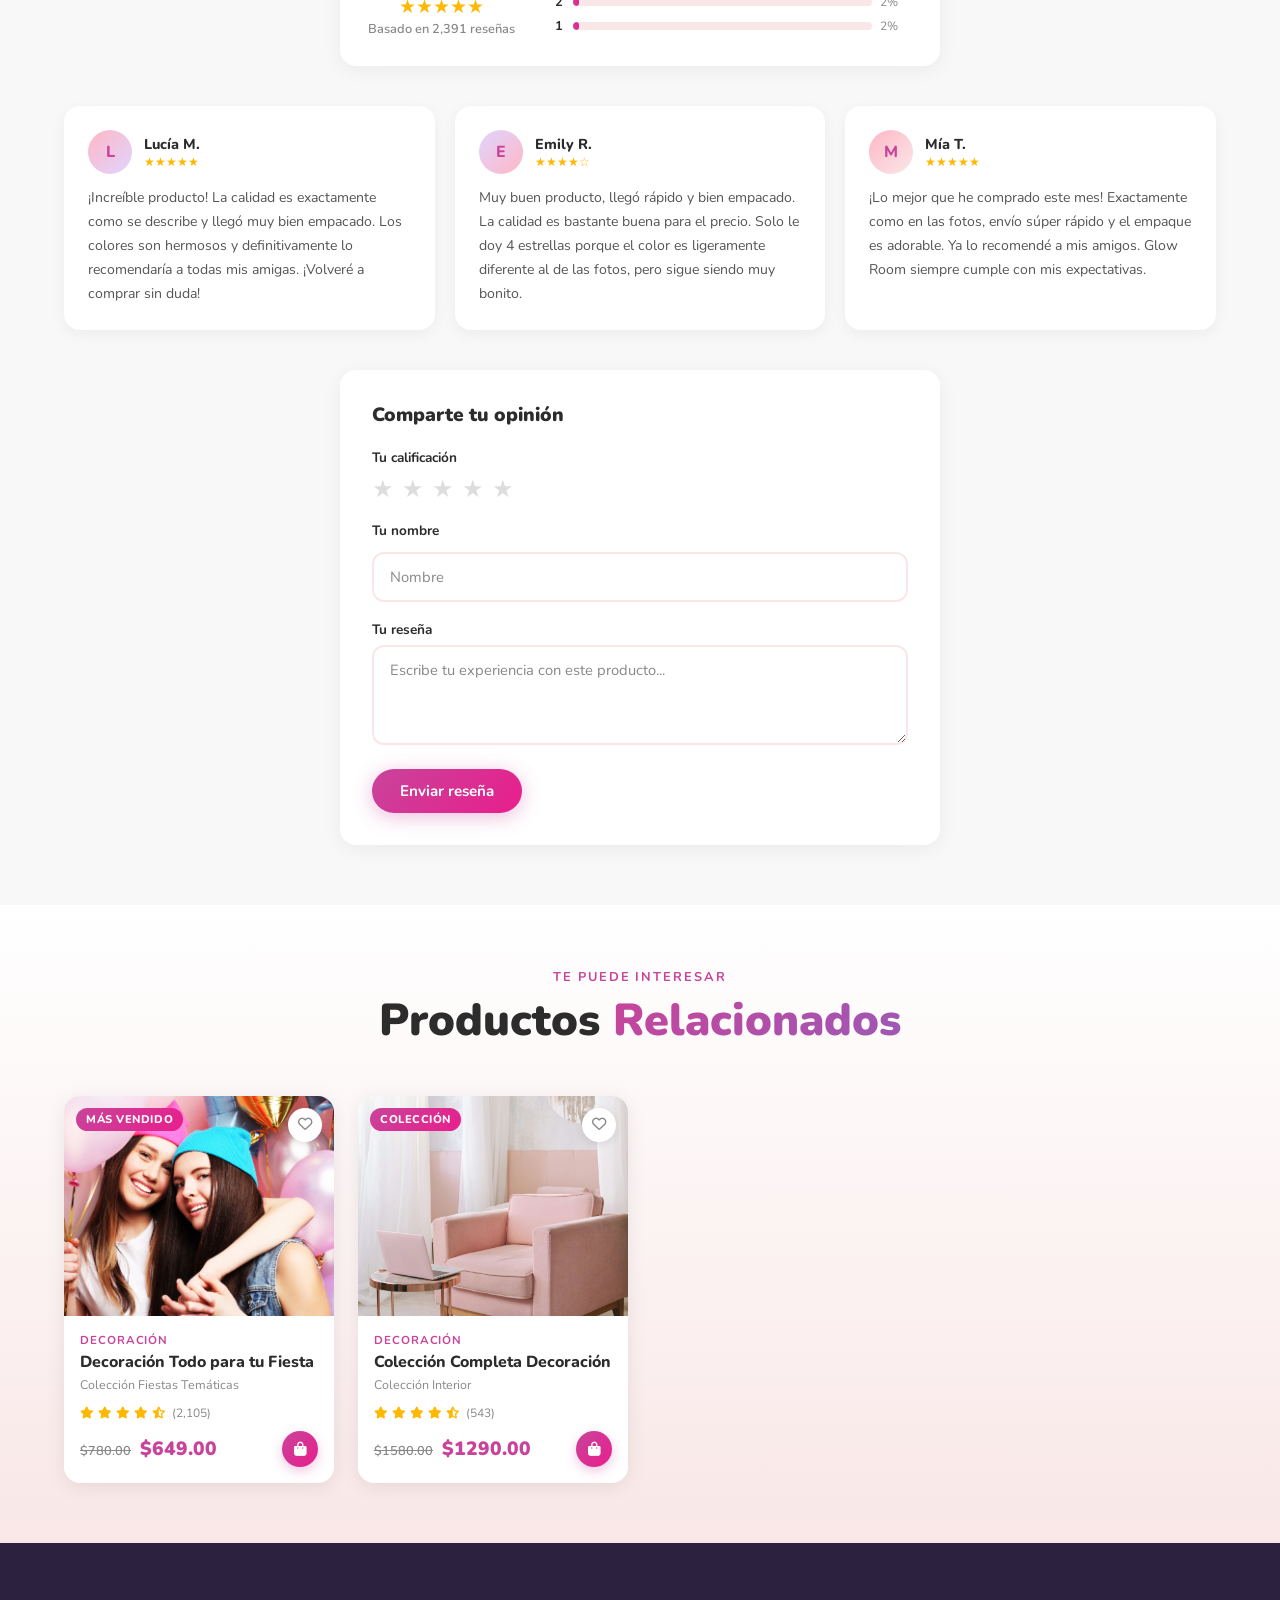
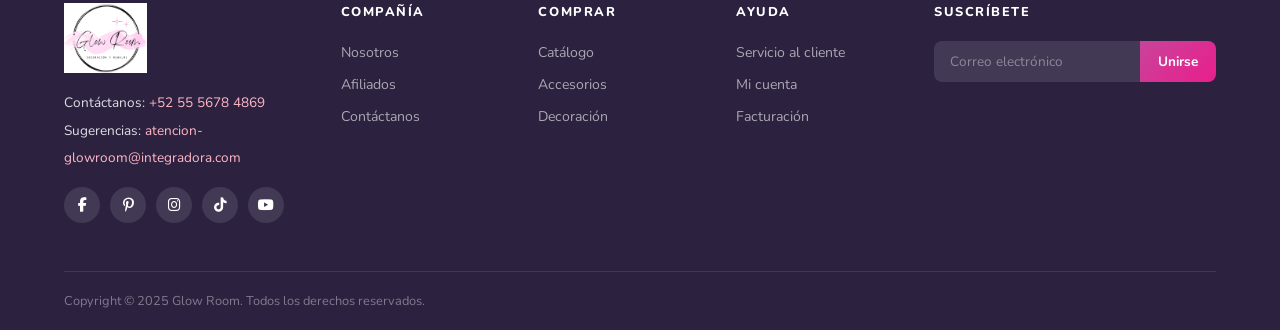
<file: producto.html>
﻿<!DOCTYPE html>
<html lang="es">
<head>
  <meta charset="UTF-8">
  <meta name="viewport" content="width=device-width, initial-scale=1.0">
  <title>Producto - Glow Room</title>
  <link rel="stylesheet" href="style.css">
  <link rel="stylesheet" href="https://cdnjs.cloudflare.com/ajax/libs/font-awesome/6.4.0/css/all.min.css">
</head>
<body>


<div class="social-sidebar">
  <a href="#"><i class="fab fa-facebook-f"></i></a>
  <a href="#"><i class="fab fa-instagram"></i></a>
  <a href="#"><i class="fab fa-tiktok"></i></a>
  <a href="#"><i class="fab fa-youtube"></i></a>
  <a href="#"><i class="fab fa-pinterest-p"></i></a>
  <a href="#" style="writing-mode:vertical-lr;font-size:0.65rem;font-weight:800;letter-spacing:0.1em;padding:10px 8px;height:auto;width:36px;text-align:center;color:var(--hot-pink);background:white;border-left:3px solid var(--neon-pink);">SÍGUENOS</a>
</div>

<header class="header">
  <nav class="navbar">
    <a href="index.html" class="nav-logo">
      <img src="images/logo_glowroom.png" alt="Glow Room">
    </a>
    <ul class="nav-links">
      <li><a href="index.html">Inicio</a></li>
      <li><a href="catalogo.html">Catálogo</a></li>
      <li><a href="index.html#blog">Blog</a></li>
      <li><a href="index.html#facturacion">Facturación</a></li>
      <li><a href="contacto.html">Contáctanos</a></li>
    </ul>
    <div class="nav-icons">
      <a href="#" id="searchBtn"><i class="fas fa-search"></i></a>
      <a href="auth.html"><i class="fas fa-user"></i></a>
      <a href="#"><i class="fas fa-heart"></i></a>
      <a href="#" class="cart-icon cart-wrapper">
        <i class="fas fa-shopping-bag"></i>
        <span class="cart-count">0</span>
      </a>
      <button class="hamburger"><span></span><span></span><span></span></button>
    </div>
  </nav>
</header>

<nav class="mobile-nav">
  <button class="mobile-close"><i class="fas fa-times"></i></button>
  <a href="index.html">Inicio</a>
  <a href="catalogo.html">Catálogo</a>
  <a href="contacto.html">Contáctanos</a>
  <a href="auth.html">Mi cuenta</a>
</nav>

<div class="page-hero" style="padding:32px 5% 24px;text-align:left">
  <div class="breadcrumb" style="justify-content:flex-start">
    <a href="index.html">Inicio</a>
    <i class="fas fa-chevron-right" style="font-size:.7rem"></i>
    <a href="catalogo.html">Catálogo</a>
    <i class="fas fa-chevron-right" style="font-size:.7rem"></i>
    <span id="productBreadcrumb">Producto</span>
  </div>
</div>

<section class="product-detail-section">
  <div class="product-detail-layout">


    <div class="product-gallery">
      <div class="main-image">
        <img id="mainProductImg" src="" alt="Producto">
      </div>
      <div class="thumb-gallery" id="thumbGallery"></div>
    </div>

        <div class="product-info">
      <div class="product-category-tag" id="productCategory" style="font-size:.85rem;margin-bottom:4px"></div>
      <h1 id="productName"></h1>
      <div class="product-meta">
        <div class="rating">
          <span id="productRating"></span>
          <span id="productReviews"></span>
        </div>
        <span class="availability-badge"><i class="fas fa-circle"></i> Disponible</span>
      </div>
      <div class="detail-price" id="productPrice"></div>

      <p class="product-desc" id="productDesc"></p>

      <div class="product-specs">
        <dl>
          <dt>Marca</dt><dd id="productBrand"></dd>
          <dt>Colección</dt><dd id="productCollection"></dd>
          <dt>Dimensiones</dt><dd id="productDimensions"></dd>
          <dt>Material</dt><dd id="productMaterials"></dd>
        </dl>
      </div>

      <div class="quantity-selector">
        <label>Cantidad:</label>
        <div class="qty-control">
          <button class="qty-btn" id="qtyMinus">−</button>
          <input type="number" class="qty-input" id="qtyInput" value="1" min="1">
          <button class="qty-btn" id="qtyPlus">+</button>
        </div>
      </div>

      <div class="detail-actions">
        <button class="btn-primary" id="addToCartBtn">
          <i class="fas fa-shopping-bag"></i> Añadir al carrito
        </button>
        <button class="btn-outline" id="wishlistDetailBtn" title="Guardar en lista de deseos">
          <i class="far fa-heart"></i>
        </button>
        <button class="btn-outline" onclick="shareProduct()" title="Compartir">
          <i class="fas fa-share-alt"></i>
        </button>
      </div>

  
      <div>
        <div class="accordion-item">
          <button class="accordion-header open" data-target="acc1">
            Detalles del producto <i class="fas fa-chevron-down"></i>
          </button>
          <div class="accordion-content open" id="acc1">
            <p id="productDesc2"></p>
          </div>
        </div>
        <div class="accordion-item">
          <button class="accordion-header" data-target="acc2">
            Política de devolución <i class="fas fa-chevron-down"></i>
          </button>
          <div class="accordion-content" id="acc2">
            <p>Aceptamos devoluciones hasta 30 días después de recibir tu pedido. El producto debe estar en condiciones originales, sin uso y en su empaque original. Contáctanos a <strong>atencion-glowroom@integradora.com</strong> para iniciar el proceso. Una vez verificado, el reembolso se procesa en 3-5 días hábiles.</p>
          </div>
        </div>
        <div class="accordion-item">
          <button class="accordion-header" data-target="acc3">
            Envío <i class="fas fa-chevron-down"></i>
          </button>
          <div class="accordion-content" id="acc3">
            <p>📦 <strong>Envío estándar:</strong> 3-7 días hábiles — $99 MXN (GRATIS en compras +$999 MXN)<br>
            🚀 <strong>Envío express:</strong> 1-2 días hábiles — $249 MXN<br>
            🌍 Enviamos a toda la República Mexicana. Se genera número de rastreo al confirmar el pedido.</p>
          </div>
        </div>
      </div>
    </div>
  </div>
</section>

<section class="reviews-section">
  <div style="max-width:1200px;margin:0 auto">
    <div class="section-title">
      <span class="label">Opiniones</span>
      <h2>Reseñas de <span>clientes</span></h2>
    </div>


    <div style="display:flex;align-items:center;gap:40px;max-width:600px;margin:0 auto 40px;background:white;padding:28px;border-radius:16px;box-shadow:0 4px 20px rgba(0,0,0,.06)">
      <div style="text-align:center">
        <div style="font-size:3.5rem;font-weight:900;color:var(--hot-pink)">4.7</div>
        <div style="color:#FFB800;font-size:1.2rem">★★★★★</div>
        <div style="font-size:.8rem;color:var(--text-light);font-weight:600">Basado en 2,391 reseñas</div>
      </div>
      <div style="flex:1">
        <div style="display:flex;align-items:center;gap:8px;margin-bottom:6px">
          <span style="font-size:.8rem;font-weight:700;min-width:10px">5</span>
          <div style="flex:1;height:8px;background:var(--rosa-pastel);border-radius:4px;overflow:hidden"><div style="height:100%;width:72%;background:linear-gradient(90deg,var(--hot-pink),var(--pink-mid));border-radius:4px"></div></div>
          <span style="font-size:.75rem;color:var(--text-light);min-width:32px">72%</span>
        </div>
        <div style="display:flex;align-items:center;gap:8px;margin-bottom:6px">
          <span style="font-size:.8rem;font-weight:700;min-width:10px">4</span>
          <div style="flex:1;height:8px;background:var(--rosa-pastel);border-radius:4px;overflow:hidden"><div style="height:100%;width:18%;background:linear-gradient(90deg,var(--hot-pink),var(--pink-mid));border-radius:4px"></div></div>
          <span style="font-size:.75rem;color:var(--text-light);min-width:32px">18%</span>
        </div>
        <div style="display:flex;align-items:center;gap:8px;margin-bottom:6px">
          <span style="font-size:.8rem;font-weight:700;min-width:10px">3</span>
          <div style="flex:1;height:8px;background:var(--rosa-pastel);border-radius:4px;overflow:hidden"><div style="height:100%;width:6%;background:linear-gradient(90deg,var(--hot-pink),var(--pink-mid));border-radius:4px"></div></div>
          <span style="font-size:.75rem;color:var(--text-light);min-width:32px">6%</span>
        </div>
        <div style="display:flex;align-items:center;gap:8px;margin-bottom:6px">
          <span style="font-size:.8rem;font-weight:700;min-width:10px">2</span>
          <div style="flex:1;height:8px;background:var(--rosa-pastel);border-radius:4px;overflow:hidden"><div style="height:100%;width:2%;background:linear-gradient(90deg,var(--hot-pink),var(--pink-mid));border-radius:4px"></div></div>
          <span style="font-size:.75rem;color:var(--text-light);min-width:32px">2%</span>
        </div>
        <div style="display:flex;align-items:center;gap:8px">
          <span style="font-size:.8rem;font-weight:700;min-width:10px">1</span>
          <div style="flex:1;height:8px;background:var(--rosa-pastel);border-radius:4px;overflow:hidden"><div style="height:100%;width:2%;background:linear-gradient(90deg,var(--hot-pink),var(--pink-mid));border-radius:4px"></div></div>
          <span style="font-size:.75rem;color:var(--text-light);min-width:32px">2%</span>
        </div>
      </div>
    </div>

    <div class="reviews-grid">
      <div class="review-card">
        <div class="review-header">
          <div class="reviewer-avatar">L</div>
          <div class="reviewer-info">
            <h5>Lucía M.</h5>
            <div class="stars">★★★★★</div>
          </div>
        </div>
        <p class="review-text">¡Increíble producto! La calidad es exactamente como se describe y llegó muy bien empacado. Los colores son hermosos y definitivamente lo recomendaría a todas mis amigas. ¡Volveré a comprar sin duda!</p>
      </div>
      <div class="review-card">
        <div class="review-header">
          <div class="reviewer-avatar" style="background:linear-gradient(135deg,var(--lila-suave),var(--neon-pink))">E</div>
          <div class="reviewer-info">
            <h5>Emily R.</h5>
            <div class="stars">★★★★☆</div>
          </div>
        </div>
        <p class="review-text">Muy buen producto, llegó rápido y bien empacado. La calidad es bastante buena para el precio. Solo le doy 4 estrellas porque el color es ligeramente diferente al de las fotos, pero sigue siendo muy bonito.</p>
      </div>
      <div class="review-card">
        <div class="review-header">
          <div class="reviewer-avatar" style="background:linear-gradient(135deg,var(--neon-pink),var(--rosa-pastel))">M</div>
          <div class="reviewer-info">
            <h5>Mía T.</h5>
            <div class="stars">★★★★★</div>
          </div>
        </div>
        <p class="review-text">¡Lo mejor que he comprado este mes! Exactamente como en las fotos, envío súper rápido y el empaque es adorable. Ya lo recomendé a mis amigos. Glow Room siempre cumple con mis expectativas.</p>
      </div>
    </div>

   
    <div style="max-width:600px;margin:40px auto 0;background:white;border-radius:16px;padding:32px;box-shadow:0 4px 20px rgba(0,0,0,.06)">
      <h3 style="font-size:1.2rem;font-weight:900;margin-bottom:20px">Comparte tu opinión</h3>
      <form onsubmit="submitReview(event)">
        <div style="margin-bottom:16px">
          <label style="font-size:.85rem;font-weight:700;display:block;margin-bottom:6px">Tu calificación</label>
          <div style="display:flex;gap:8px;font-size:1.5rem;cursor:pointer" id="starRating">
            <span onclick="setRating(1)" style="color:#ddd">★</span>
            <span onclick="setRating(2)" style="color:#ddd">★</span>
            <span onclick="setRating(3)" style="color:#ddd">★</span>
            <span onclick="setRating(4)" style="color:#ddd">★</span>
            <span onclick="setRating(5)" style="color:#ddd">★</span>
          </div>
        </div>
        <div class="form-group">
          <label class="form-group label" style="font-size:.85rem;font-weight:700">Tu nombre</label>
          <input type="text" class="form-control" placeholder="Nombre" required style="margin-top:6px">
        </div>
        <div class="form-group">
          <label style="font-size:.85rem;font-weight:700;display:block;margin-bottom:6px">Tu reseña</label>
          <textarea class="form-control textarea-control" placeholder="Escribe tu experiencia con este producto..." required style="min-height:100px;resize:vertical"></textarea>
        </div>
        <button type="submit" class="btn-primary">Enviar reseña</button>
      </form>
    </div>
  </div>
</section>

<section class="products-section" style="padding:60px 5%">
  <div class="section-title">
    <span class="label">Te puede interesar</span>
    <h2>Productos <span>Relacionados</span></h2>
  </div>
  <div class="products-grid" id="relatedProducts" style="max-width:1200px;margin:0 auto"></div>
</section>

<footer class="footer">
  <div class="footer-grid">
    <div class="footer-brand">
      <img src="images/logo_glowroom.png" alt="Glow Room" class="logo">
      <div class="contact-info">
        <div>Contáctanos: <a href="tel:+525556784869">+52 55 5678 4869</a></div>
        <div>Sugerencias: <a href="mailto:atencion-glowroom@integradora.com">atencion-glowroom@integradora.com</a></div>
      </div>
      <div class="footer-socials">
        <a href="#"><i class="fab fa-facebook-f"></i></a>
        <a href="#"><i class="fab fa-pinterest-p"></i></a>
        <a href="#"><i class="fab fa-instagram"></i></a>
        <a href="#"><i class="fab fa-tiktok"></i></a>
        <a href="#"><i class="fab fa-youtube"></i></a>
      </div>
    </div>
    <div class="footer-col">
      <h5>Compañía</h5>
      <ul><li><a href="#">Nosotros</a></li><li><a href="#">Afiliados</a></li><li><a href="contacto.html">Contáctanos</a></li></ul>
    </div>
    <div class="footer-col">
      <h5>Comprar</h5>
      <ul><li><a href="catalogo.html">Catálogo</a></li><li><a href="catalogo.html">Accesorios</a></li><li><a href="catalogo.html">Decoración</a></li></ul>
    </div>
    <div class="footer-col">
      <h5>Ayuda</h5>
      <ul><li><a href="#">Servicio al cliente</a></li><li><a href="auth.html">Mi cuenta</a></li><li><a href="#">Facturación</a></li></ul>
    </div>
    <div class="footer-col">
      <h5>Suscríbete</h5>
      <form class="newsletter-form" onsubmit="event.preventDefault();this.innerHTML='<p style=color:var(--neon-pink);font-weight:700;padding:12px 0>✓ ¡Gracias!</p>'">
        <input type="email" placeholder="Correo electrónico" required>
        <button type="submit">Unirse</button>
      </form>
    </div>
  </div>
  <div class="footer-bottom"><span>Copyright © 2025 Glow Room. Todos los derechos reservados.</span></div>
</footer>

<div class="cart-overlay" id="cartOverlay"></div>
<aside class="cart-sidebar" id="cartSidebar">
  <div class="cart-header">
    <h3><i class="fas fa-shopping-bag" style="color:var(--hot-pink);margin-right:8px"></i> Carrito</h3>
    <button class="cart-close" id="cartCloseBtn"><i class="fas fa-times"></i></button>
  </div>
  <div class="cart-items" id="cartItems"></div>
  <div class="cart-footer">
    <div class="cart-total"><span>Total:</span><span class="total-price" id="cartTotal">$0.00 MXN</span></div>
    <button class="btn-primary btn-full" id="checkoutBtn"><i class="fas fa-lock"></i> Proceder al pago</button>
  </div>
</aside>

<div class="toast" id="toast">
  <div class="toast-icon"><i class="fas fa-check"></i></div>
  <div class="toast-text"><h5>Título</h5><p>Mensaje</p></div>
</div>

<script src="script.js"></script>
<script>
let currentRating = 0;

function setRating(n) {
  currentRating = n;
  document.querySelectorAll('#starRating span').forEach((s, i) => {
    s.style.color = i < n ? '#FFB800' : '#ddd';
  });
}

function submitReview(e) {
  e.preventDefault();
  if (!currentRating) { showToast('Error', 'Por favor selecciona una calificación'); return; }
  showToast('¡Gracias!', 'Tu reseña fue enviada correctamente');
  e.target.reset();
  setRating(0);
}

function shareProduct() {
  if (navigator.share) {
    navigator.share({ title: document.title, url: window.location.href });
  } else {
    navigator.clipboard?.writeText(window.location.href);
    showToast('Enlace copiado', 'El enlace del producto fue copiado');
  }
}


window.addEventListener('load', () => {
  const desc2 = document.getElementById('productDesc2');
  if (desc2) {
    setTimeout(() => {
      const desc = document.getElementById('productDesc');
      if (desc) desc2.textContent = desc.textContent;
    }, 100);
  }
});
</script>
</body>
</html>
</file>
<file: style.css>
@import url('https://fonts.googleapis.com/css2?family=Nunito:wght@400;600;700;800;900&family=Dancing+Script:wght@600;700&display=swap');

:root {
  --rosa-pastel: #F9E7E7;
  --lila-suave: #E0D4FF;
  --neon-pink: #FFB7C5;
  --hot-pink: #C8449A;
  --pink-mid: #E91E8C;
  --white: #FFFFFF;
  --light-gray: #F8F8F8;
  --dark: #2C2C2C;
  --text-mid: #555555;
  --text-light: #888888;
  --glow-shadow: 0 0 20px rgba(200, 68, 154, 0.25);
  --glow-shadow-strong: 0 0 35px rgba(200, 68, 154, 0.4);
  --border-radius: 16px;
  --border-radius-sm: 10px;
  --transition: all 0.3s ease;
}

* {
  margin: 0;
  padding: 0;
  box-sizing: border-box;
}

html {
  scroll-behavior: smooth;
}

body {
  font-family: 'Nunito', sans-serif;
  color: var(--dark);
  background: var(--white);
  overflow-x: hidden;
}

a {
  text-decoration: none;
  color: inherit;
}

ul {
  list-style: none;
}

img {
  max-width: 100%;
  display: block;
}

button {
  cursor: pointer;
  font-family: 'Nunito', sans-serif;
}

::-webkit-scrollbar { width: 8px; }
::-webkit-scrollbar-track { background: var(--rosa-pastel); }
::-webkit-scrollbar-thumb { background: var(--neon-pink); border-radius: 4px; }

.header {
  position: sticky;
  top: 0;
  z-index: 1000;
  background: rgba(255, 255, 255, 0.95);
  backdrop-filter: blur(10px);
  border-bottom: 2px solid var(--neon-pink);
  box-shadow: 0 2px 20px rgba(200, 68, 154, 0.1);
}

.navbar {
  display: flex;
  align-items: center;
  justify-content: space-between;
  padding: 12px 5%;
  max-width: 1400px;
  margin: 0 auto;
}

.nav-logo img {
  height: 60px;
  width: auto;
  filter: drop-shadow(0 2px 8px rgba(200,68,154,0.3));
}

.nav-links {
  display: flex;
  gap: 32px;
}

.nav-links a {
  font-weight: 700;
  font-size: 0.95rem;
  letter-spacing: 0.05em;
  text-transform: uppercase;
  color: var(--dark);
  position: relative;
  transition: var(--transition);
  padding-bottom: 4px;
}

.nav-links a::after {
  content: '';
  position: absolute;
  bottom: 0;
  left: 0;
  width: 0;
  height: 2px;
  background: linear-gradient(90deg, var(--hot-pink), var(--neon-pink));
  transition: width 0.3s ease;
  border-radius: 2px;
}

.nav-links a:hover,
.nav-links a.active {
  color: var(--hot-pink);
}

.nav-links a:hover::after,
.nav-links a.active::after {
  width: 100%;
}

.nav-icons {
  display: flex;
  align-items: center;
  gap: 20px;
}

.nav-icons a {
  font-size: 1.2rem;
  color: var(--dark);
  transition: var(--transition);
  position: relative;
}

.nav-icons a:hover {
  color: var(--hot-pink);
  transform: scale(1.1);
}

.cart-wrapper {
  position: relative;
}

.cart-count {
  position: absolute;
  top: -8px;
  right: -8px;
  background: linear-gradient(135deg, var(--hot-pink), var(--pink-mid));
  color: white;
  font-size: 0.65rem;
  font-weight: 800;
  width: 18px;
  height: 18px;
  border-radius: 50%;
  display: flex;
  align-items: center;
  justify-content: center;
  box-shadow: var(--glow-shadow);
}

.hamburger {
  display: none;
  flex-direction: column;
  gap: 5px;
  cursor: pointer;
  padding: 4px;
}

.hamburger span {
  display: block;
  width: 24px;
  height: 2.5px;
  background: var(--dark);
  border-radius: 2px;
  transition: var(--transition);
}

.mobile-nav {
  display: none;
  position: fixed;
  top: 0;
  left: 0;
  width: 100%;
  height: 100vh;
  background: rgba(255, 255, 255, 0.98);
  z-index: 1100;
  flex-direction: column;
  align-items: center;
  justify-content: center;
  gap: 32px;
  padding: 40px;
}

.mobile-nav.open {
  display: flex;
}

.mobile-nav a {
  font-size: 1.6rem;
  font-weight: 800;
  color: var(--dark);
  transition: var(--transition);
}

.mobile-nav a:hover {
  color: var(--hot-pink);
}

.mobile-close {
  position: absolute;
  top: 20px;
  right: 24px;
  font-size: 1.8rem;
  color: var(--dark);
  background: none;
  border: none;
  cursor: pointer;
}

.btn-primary {
  display: inline-flex;
  align-items: center;
  gap: 8px;
  background: linear-gradient(135deg, var(--hot-pink), var(--pink-mid));
  color: white;
  padding: 12px 28px;
  border: none;
  border-radius: 50px;
  font-size: 0.95rem;
  font-weight: 700;
  font-family: 'Nunito', sans-serif;
  transition: var(--transition);
  box-shadow: 0 4px 20px rgba(200, 68, 154, 0.35);
  cursor: pointer;
}

.btn-primary:hover {
  transform: translateY(-2px);
  box-shadow: var(--glow-shadow-strong);
}

.btn-outline {
  display: inline-flex;
  align-items: center;
  gap: 8px;
  background: transparent;
  color: var(--hot-pink);
  padding: 11px 28px;
  border: 2px solid var(--hot-pink);
  border-radius: 50px;
  font-size: 0.95rem;
  font-weight: 700;
  font-family: 'Nunito', sans-serif;
  transition: var(--transition);
  cursor: pointer;
}

.btn-outline:hover {
  background: var(--hot-pink);
  color: white;
  box-shadow: var(--glow-shadow);
}

.btn-white {
  display: inline-flex;
  align-items: center;
  gap: 8px;
  background: white;
  color: var(--hot-pink);
  padding: 12px 28px;
  border: none;
  border-radius: 50px;
  font-size: 0.95rem;
  font-weight: 700;
  font-family: 'Nunito', sans-serif;
  transition: var(--transition);
  cursor: pointer;
  box-shadow: 0 4px 20px rgba(0,0,0,0.15);
}

.btn-white:hover {
  transform: translateY(-2px);
  box-shadow: 0 8px 30px rgba(0,0,0,0.2);
}

.section-title {
  text-align: center;
  margin-bottom: 48px;
}

.section-title .label {
  display: inline-block;
  font-size: 0.8rem;
  font-weight: 700;
  letter-spacing: 0.15em;
  text-transform: uppercase;
  color: var(--hot-pink);
  margin-bottom: 8px;
}

.section-title h2 {
  font-size: clamp(1.8rem, 4vw, 2.8rem);
  font-weight: 900;
  color: var(--dark);
  line-height: 1.2;
}

.section-title h2 span {
  background: linear-gradient(135deg, var(--hot-pink), #9B59B6);
  -webkit-background-clip: text;
  -webkit-text-fill-color: transparent;
  background-clip: text;
}

.hero {
  position: relative;
  height: 90vh;
  min-height: 500px;
  overflow: hidden;
}

.hero-slides {
  display: flex;
  height: 100%;
  transition: transform 0.6s cubic-bezier(0.25, 0.46, 0.45, 0.94);
}

.hero-slide {
  min-width: 100%;
  height: 100%;
  position: relative;
  background-size: cover;
  background-position: center;
  background-repeat: no-repeat;
}

.hero-slide::before {
  content: '';
  position: absolute;
  inset: 0;
  background: linear-gradient(135deg, rgba(255,183,197,0.6) 0%, rgba(224,212,255,0.3) 100%);
}

.hero-content {
  position: absolute;
  top: 50%;
  left: 8%;
  transform: translateY(-50%);
  max-width: 550px;
  color: white;
  text-shadow: 0 2px 10px rgba(0,0,0,0.2);
}

.hero-content .tag {
  display: inline-block;
  background: rgba(255,255,255,0.25);
  backdrop-filter: blur(10px);
  border: 1px solid rgba(255,255,255,0.4);
  padding: 6px 16px;
  border-radius: 50px;
  font-size: 0.85rem;
  font-weight: 700;
  letter-spacing: 0.1em;
  margin-bottom: 16px;
  color: white;
}

.hero-content h1 {
  font-size: clamp(2rem, 5vw, 3.8rem);
  font-weight: 900;
  line-height: 1.1;
  margin-bottom: 16px;
}

.hero-content p {
  font-size: 1.1rem;
  font-weight: 600;
  opacity: 0.9;
  margin-bottom: 28px;
  line-height: 1.6;
}

.hero-buttons {
  display: flex;
  gap: 16px;
  flex-wrap: wrap;
}

.hero-arrows {
  position: absolute;
  bottom: 32px;
  right: 5%;
  display: flex;
  gap: 12px;
}

.hero-arrow {
  width: 44px;
  height: 44px;
  border-radius: 50%;
  background: rgba(255,255,255,0.25);
  backdrop-filter: blur(10px);
  border: 2px solid rgba(255,255,255,0.5);
  color: white;
  font-size: 1rem;
  display: flex;
  align-items: center;
  justify-content: center;
  cursor: pointer;
  transition: var(--transition);
}

.hero-arrow:hover {
  background: rgba(255,255,255,0.5);
}

.hero-dots {
  position: absolute;
  bottom: 32px;
  left: 50%;
  transform: translateX(-50%);
  display: flex;
  gap: 8px;
}

.hero-dot {
  width: 8px;
  height: 8px;
  border-radius: 50%;
  background: rgba(255,255,255,0.5);
  cursor: pointer;
  transition: var(--transition);
}

.hero-dot.active {
  background: white;
  width: 24px;
  border-radius: 4px;
}

.social-sidebar {
  position: fixed;
  left: 0;
  top: 50%;
  transform: translateY(-50%);
  z-index: 100;
  display: flex;
  flex-direction: column;
  align-items: flex-start;
  gap: 2px;
}

.social-sidebar a {
  display: flex;
  align-items: center;
  justify-content: center;
  width: 36px;
  height: 36px;
  background: white;
  color: var(--hot-pink);
  font-size: 0.9rem;
  border-radius: 0 8px 8px 0;
  transition: var(--transition);
  box-shadow: 2px 2px 10px rgba(0,0,0,0.1);
  border-left: 3px solid var(--neon-pink);
}

.social-sidebar a:hover {
  background: var(--hot-pink);
  color: white;
  transform: translateX(4px);
}

.categories-section {
  padding: 80px 5%;
  background: var(--white);
}

.categories-grid {
  display: grid;
  grid-template-columns: 1fr 1fr;
  grid-template-rows: auto auto;
  gap: 20px;
  max-width: 1200px;
  margin: 0 auto;
}

.category-card {
  position: relative;
  border-radius: var(--border-radius);
  overflow: hidden;
  cursor: pointer;
  transition: var(--transition);
  box-shadow: 0 4px 20px rgba(0,0,0,0.1);
}

.category-card:hover {
  transform: translateY(-4px);
  box-shadow: var(--glow-shadow-strong);
}

.category-card.large {
  grid-row: span 2;
  min-height: 420px;
}

.category-card.small {
  min-height: 190px;
}

.category-card img {
  width: 100%;
  height: 100%;
  object-fit: cover;
  transition: transform 0.5s ease;
}

.category-card:hover img {
  transform: scale(1.05);
}

.category-overlay {
  position: absolute;
  inset: 0;
  background: linear-gradient(180deg, transparent 40%, rgba(0,0,0,0.55) 100%);
  display: flex;
  flex-direction: column;
  justify-content: flex-end;
  padding: 24px;
}

.category-overlay h3 {
  color: white;
  font-size: 1.4rem;
  font-weight: 800;
  text-shadow: 0 2px 8px rgba(0,0,0,0.3);
}

.category-overlay .shop-link {
  color: var(--neon-pink);
  font-size: 0.85rem;
  font-weight: 700;
  letter-spacing: 0.05em;
  display: flex;
  align-items: center;
  gap: 6px;
  margin-top: 6px;
  transition: var(--transition);
}

.category-card:hover .shop-link {
  gap: 10px;
}

.products-section {
  padding: 80px 5%;
  background: linear-gradient(180deg, var(--white) 0%, var(--rosa-pastel) 100%);
}

.products-tabs {
  display: flex;
  justify-content: center;
  gap: 8px;
  margin-bottom: 40px;
  flex-wrap: wrap;
}

.products-tab {
  padding: 10px 24px;
  border-radius: 50px;
  font-size: 0.9rem;
  font-weight: 700;
  background: none;
  border: 2px solid transparent;
  color: var(--text-mid);
  transition: var(--transition);
  font-family: 'Nunito', sans-serif;
  cursor: pointer;
}

.products-tab.active,
.products-tab:hover {
  background: linear-gradient(135deg, var(--hot-pink), var(--pink-mid));
  color: white;
  border-color: transparent;
  box-shadow: 0 4px 15px rgba(200,68,154,0.3);
}

.products-grid {
  display: grid;
  grid-template-columns: repeat(auto-fill, minmax(240px, 1fr));
  gap: 24px;
  max-width: 1200px;
  margin: 0 auto 40px;
}

.product-card {
  background: white;
  border-radius: var(--border-radius);
  overflow: hidden;
  box-shadow: 0 4px 20px rgba(0,0,0,0.08);
  transition: var(--transition);
  position: relative;
}

.product-card:hover {
  transform: translateY(-6px);
  box-shadow: var(--glow-shadow-strong);
}

.product-card-img {
  position: relative;
  overflow: hidden;
  height: 220px;
  background: var(--rosa-pastel);
}

.product-card-img img {
  width: 100%;
  height: 100%;
  object-fit: cover;
  transition: transform 0.5s ease;
}

.product-card:hover .product-card-img img {
  transform: scale(1.08);
}

.product-badge {
  position: absolute;
  top: 12px;
  left: 12px;
  background: linear-gradient(135deg, var(--hot-pink), var(--pink-mid));
  color: white;
  font-size: 0.7rem;
  font-weight: 800;
  padding: 4px 10px;
  border-radius: 50px;
  letter-spacing: 0.05em;
  text-transform: uppercase;
}

.product-wishlist {
  position: absolute;
  top: 12px;
  right: 12px;
  width: 34px;
  height: 34px;
  border-radius: 50%;
  background: white;
  border: none;
  display: flex;
  align-items: center;
  justify-content: center;
  font-size: 0.9rem;
  color: var(--text-light);
  cursor: pointer;
  transition: var(--transition);
  box-shadow: 0 2px 10px rgba(0,0,0,0.1);
}

.product-wishlist:hover,
.product-wishlist.active {
  color: var(--hot-pink);
  transform: scale(1.1);
}

.product-card-body {
  padding: 16px;
}

.product-category-tag {
  font-size: 0.72rem;
  font-weight: 700;
  color: var(--hot-pink);
  text-transform: uppercase;
  letter-spacing: 0.08em;
  margin-bottom: 4px;
}

.product-name {
  font-size: 1rem;
  font-weight: 800;
  color: var(--dark);
  margin-bottom: 4px;
  line-height: 1.3;
}

.product-collection {
  font-size: 0.78rem;
  color: var(--text-light);
  margin-bottom: 12px;
}

.product-stars {
  display: flex;
  align-items: center;
  gap: 4px;
  margin-bottom: 10px;
}

.product-stars i {
  color: #FFB800;
  font-size: 0.75rem;
}

.product-stars span {
  font-size: 0.75rem;
  color: var(--text-light);
  margin-left: 2px;
}

.product-card-footer {
  display: flex;
  align-items: center;
  justify-content: space-between;
  margin-top: 4px;
}

.product-price {
  font-size: 1.2rem;
  font-weight: 900;
  color: var(--hot-pink);
}

.product-price .old-price {
  font-size: 0.8rem;
  text-decoration: line-through;
  color: var(--text-light);
  font-weight: 600;
  margin-right: 4px;
}

.product-add-btn {
  width: 36px;
  height: 36px;
  border-radius: 50%;
  background: linear-gradient(135deg, var(--hot-pink), var(--pink-mid));
  color: white;
  border: none;
  display: flex;
  align-items: center;
  justify-content: center;
  font-size: 0.9rem;
  cursor: pointer;
  transition: var(--transition);
  box-shadow: 0 4px 12px rgba(200,68,154,0.3);
}

.product-add-btn:hover {
  transform: scale(1.15);
  box-shadow: var(--glow-shadow);
}

.promo-section {
  padding: 80px 5%;
  background: var(--white);
}

.promo-card {
  border-radius: var(--border-radius);
  overflow: hidden;
  position: relative;
  min-height: 360px;
  background-size: cover;
  background-position: center;
  display: flex;
  align-items: center;
  max-width: 1200px;
  margin: 0 auto 24px;
}

.promo-card::before {
  content: '';
  position: absolute;
  inset: 0;
  background: linear-gradient(90deg, rgba(200,68,154,0.75) 0%, rgba(200,68,154,0.2) 60%, transparent 100%);
}

.promo-card.reverse::before {
  background: linear-gradient(270deg, rgba(155,89,182,0.75) 0%, rgba(155,89,182,0.2) 60%, transparent 100%);
}

.promo-content {
  position: relative;
  padding: 48px;
  max-width: 480px;
}

.promo-card.reverse .promo-content {
  margin-left: auto;
  text-align: right;
}

.promo-content .sub-label {
  font-size: 0.8rem;
  font-weight: 800;
  color: rgba(255,255,255,0.85);
  letter-spacing: 0.15em;
  text-transform: uppercase;
  margin-bottom: 10px;
  display: flex;
  align-items: center;
  gap: 8px;
}

.promo-card.reverse .promo-content .sub-label {
  justify-content: flex-end;
}

.promo-content .sub-label::before,
.promo-content .sub-label::after {
  content: '';
  height: 2px;
  width: 30px;
  background: rgba(255,255,255,0.6);
}

.promo-card.reverse .promo-content .sub-label::before {
  display: none;
}

.promo-content h2 {
  font-size: clamp(1.8rem, 4vw, 3rem);
  font-weight: 900;
  color: white;
  margin-bottom: 20px;
  line-height: 1.1;
  text-shadow: 0 2px 10px rgba(0,0,0,0.2);
}

.features-bar {
  background: var(--light-gray);
  padding: 40px 5%;
}

.features-grid {
  display: grid;
  grid-template-columns: repeat(auto-fit, minmax(200px, 1fr));
  gap: 32px;
  max-width: 1200px;
  margin: 0 auto;
}

.feature-item {
  display: flex;
  flex-direction: column;
  align-items: center;
  text-align: center;
  gap: 12px;
}

.feature-icon {
  width: 56px;
  height: 56px;
  border-radius: 50%;
  background: linear-gradient(135deg, var(--rosa-pastel), var(--lila-suave));
  display: flex;
  align-items: center;
  justify-content: center;
  font-size: 1.4rem;
  color: var(--hot-pink);
  box-shadow: 0 4px 15px rgba(200,68,154,0.2);
}

.feature-item h4 {
  font-size: 0.95rem;
  font-weight: 800;
  color: var(--dark);
}

.feature-item p {
  font-size: 0.8rem;
  color: var(--text-light);
  line-height: 1.5;
}

.footer {
  background: #2C2240;
  color: rgba(255,255,255,0.85);
  padding: 60px 5% 0;
}

.footer-grid {
  display: grid;
  grid-template-columns: 1.5fr repeat(4, 1fr);
  gap: 40px;
  max-width: 1200px;
  margin: 0 auto;
  padding-bottom: 48px;
  border-bottom: 1px solid rgba(255,255,255,0.1);
}

.footer-brand .logo {
  height: 70px;
  width: auto;
  margin-bottom: 16px;
}

.footer-brand p {
  font-size: 0.85rem;
  line-height: 1.7;
  margin-bottom: 12px;
  color: rgba(255,255,255,0.65);
}

.footer-brand .contact-info {
  font-size: 0.85rem;
  line-height: 2;
}

.footer-brand .contact-info a {
  color: var(--neon-pink);
  transition: var(--transition);
}

.footer-brand .contact-info a:hover {
  color: var(--hot-pink);
}

.footer-socials {
  display: flex;
  gap: 10px;
  margin-top: 16px;
}

.footer-socials a {
  width: 36px;
  height: 36px;
  border-radius: 50%;
  background: rgba(255,255,255,0.1);
  color: white;
  display: flex;
  align-items: center;
  justify-content: center;
  font-size: 0.9rem;
  transition: var(--transition);
}

.footer-socials a:hover {
  background: var(--hot-pink);
  transform: translateY(-3px);
}

.footer-col h5 {
  font-size: 0.8rem;
  font-weight: 800;
  letter-spacing: 0.12em;
  text-transform: uppercase;
  color: white;
  margin-bottom: 20px;
}

.footer-col ul li {
  margin-bottom: 10px;
}

.footer-col ul li a {
  font-size: 0.88rem;
  color: rgba(255,255,255,0.6);
  transition: var(--transition);
}

.footer-col ul li a:hover {
  color: var(--neon-pink);
  padding-left: 4px;
}

.newsletter-form {
  display: flex;
  gap: 0;
  margin-top: 8px;
}

.newsletter-form input {
  flex: 1;
  padding: 11px 16px;
  border: none;
  border-radius: 8px 0 0 8px;
  font-family: 'Nunito', sans-serif;
  font-size: 0.85rem;
  background: rgba(255,255,255,0.1);
  color: white;
  outline: none;
}

.newsletter-form input::placeholder {
  color: rgba(255,255,255,0.4);
}

.newsletter-form button {
  padding: 11px 18px;
  background: linear-gradient(135deg, var(--hot-pink), var(--pink-mid));
  color: white;
  border: none;
  border-radius: 0 8px 8px 0;
  font-family: 'Nunito', sans-serif;
  font-size: 0.85rem;
  font-weight: 700;
  cursor: pointer;
  transition: var(--transition);
}

.newsletter-form button:hover {
  background: linear-gradient(135deg, var(--pink-mid), var(--hot-pink));
}

.footer-bottom {
  max-width: 1200px;
  margin: 0 auto;
  padding: 20px 0;
  display: flex;
  align-items: center;
  justify-content: space-between;
  font-size: 0.8rem;
  color: rgba(255,255,255,0.4);
}

.page-hero {
  background: linear-gradient(135deg, var(--rosa-pastel) 0%, var(--lila-suave) 100%);
  padding: 60px 5% 40px;
  text-align: center;
}

.page-hero h1 {
  font-size: clamp(2rem, 5vw, 3.2rem);
  font-weight: 900;
  color: var(--dark);
  margin-bottom: 8px;
}

.page-hero h1 span {
  background: linear-gradient(135deg, var(--hot-pink), #9B59B6);
  -webkit-background-clip: text;
  -webkit-text-fill-color: transparent;
  background-clip: text;
}

.page-hero p {
  color: var(--text-mid);
  font-size: 1rem;
  font-weight: 600;
}

.breadcrumb {
  display: flex;
  align-items: center;
  gap: 8px;
  justify-content: center;
  margin-top: 12px;
  font-size: 0.85rem;
  color: var(--text-mid);
}

.breadcrumb a {
  color: var(--hot-pink);
  font-weight: 700;
}

.catalog-section {
  padding: 60px 5%;
}

.catalog-layout {
  display: flex;
  gap: 32px;
  max-width: 1300px;
  margin: 0 auto;
}

.filters-sidebar {
  width: 260px;
  flex-shrink: 0;
}

.filter-card {
  background: white;
  border-radius: var(--border-radius);
  padding: 24px;
  box-shadow: 0 4px 20px rgba(0,0,0,0.06);
  margin-bottom: 20px;
}

.filter-card h4 {
  font-size: 0.9rem;
  font-weight: 800;
  text-transform: uppercase;
  letter-spacing: 0.08em;
  color: var(--dark);
  margin-bottom: 16px;
  display: flex;
  align-items: center;
  justify-content: space-between;
}

.filter-option {
  display: flex;
  align-items: center;
  gap: 10px;
  margin-bottom: 10px;
  cursor: pointer;
}

.filter-option input[type="checkbox"] {
  accent-color: var(--hot-pink);
  width: 16px;
  height: 16px;
}

.filter-option label {
  font-size: 0.88rem;
  color: var(--text-mid);
  cursor: pointer;
  font-weight: 600;
}

.price-range {
  display: flex;
  gap: 10px;
  margin-top: 8px;
}

.price-range input {
  width: 100%;
  padding: 8px 12px;
  border: 2px solid var(--rosa-pastel);
  border-radius: 8px;
  font-family: 'Nunito', sans-serif;
  font-size: 0.85rem;
  outline: none;
  transition: var(--transition);
}

.price-range input:focus {
  border-color: var(--neon-pink);
}

.catalog-main {
  flex: 1;
}

.catalog-toolbar {
  display: flex;
  align-items: center;
  justify-content: space-between;
  margin-bottom: 28px;
  flex-wrap: wrap;
  gap: 12px;
}

.results-count {
  font-size: 0.9rem;
  color: var(--text-mid);
  font-weight: 600;
}

.sort-select {
  padding: 10px 16px;
  border: 2px solid var(--rosa-pastel);
  border-radius: 10px;
  font-family: 'Nunito', sans-serif;
  font-size: 0.88rem;
  font-weight: 600;
  color: var(--dark);
  outline: none;
  cursor: pointer;
  background: white;
  transition: var(--transition);
}

.sort-select:focus {
  border-color: var(--neon-pink);
}

.catalog-grid {
  display: grid;
  grid-template-columns: repeat(auto-fill, minmax(220px, 1fr));
  gap: 20px;
}

.pagination {
  display: flex;
  align-items: center;
  justify-content: center;
  gap: 8px;
  margin-top: 48px;
}

.page-btn {
  width: 40px;
  height: 40px;
  border-radius: 10px;
  border: 2px solid var(--rosa-pastel);
  background: white;
  color: var(--dark);
  font-family: 'Nunito', sans-serif;
  font-size: 0.9rem;
  font-weight: 700;
  cursor: pointer;
  transition: var(--transition);
  display: flex;
  align-items: center;
  justify-content: center;
}

.page-btn.active,
.page-btn:hover {
  background: linear-gradient(135deg, var(--hot-pink), var(--pink-mid));
  color: white;
  border-color: transparent;
  box-shadow: 0 4px 12px rgba(200,68,154,0.3);
}

.product-detail-section {
  padding: 60px 5%;
}

.product-detail-layout {
  display: grid;
  grid-template-columns: 1fr 1fr;
  gap: 60px;
  max-width: 1200px;
  margin: 0 auto;
}

.product-gallery {
  position: sticky;
  top: 90px;
  height: fit-content;
}

.main-image {
  border-radius: var(--border-radius);
  overflow: hidden;
  height: 460px;
  background: var(--rosa-pastel);
  margin-bottom: 16px;
}

.main-image img {
  width: 100%;
  height: 100%;
  object-fit: cover;
}

.thumb-gallery {
  display: flex;
  gap: 12px;
  overflow-x: auto;
  padding-bottom: 4px;
}

.thumb-gallery img {
  width: 85px;
  height: 85px;
  object-fit: cover;
  border-radius: 10px;
  cursor: pointer;
  border: 3px solid transparent;
  transition: var(--transition);
  flex-shrink: 0;
}

.thumb-gallery img.active,
.thumb-gallery img:hover {
  border-color: var(--hot-pink);
  box-shadow: var(--glow-shadow);
}

.product-info h1 {
  font-size: clamp(1.6rem, 3.5vw, 2.4rem);
  font-weight: 900;
  color: var(--dark);
  margin-bottom: 8px;
}

.product-info .product-meta {
  display: flex;
  align-items: center;
  gap: 16px;
  margin-bottom: 16px;
  flex-wrap: wrap;
}

.product-info .rating {
  display: flex;
  align-items: center;
  gap: 6px;
}

.product-info .rating i {
  color: #FFB800;
}

.product-info .rating span {
  font-size: 0.9rem;
  color: var(--text-light);
  font-weight: 600;
}

.availability-badge {
  display: inline-flex;
  align-items: center;
  gap: 6px;
  font-size: 0.82rem;
  font-weight: 700;
  color: #27ae60;
  background: #e8f8f0;
  padding: 4px 12px;
  border-radius: 50px;
}

.availability-badge i {
  font-size: 0.7rem;
}

.detail-price {
  font-size: 2.4rem;
  font-weight: 900;
  color: var(--hot-pink);
  margin-bottom: 20px;
  display: flex;
  align-items: center;
  gap: 12px;
}

.detail-price .original {
  font-size: 1.2rem;
  text-decoration: line-through;
  color: var(--text-light);
  font-weight: 600;
}

.product-desc {
  font-size: 0.95rem;
  color: var(--text-mid);
  line-height: 1.8;
  margin-bottom: 24px;
}

.product-specs {
  background: var(--rosa-pastel);
  border-radius: var(--border-radius-sm);
  padding: 20px;
  margin-bottom: 24px;
}

.product-specs dl {
  display: grid;
  grid-template-columns: 1fr 1fr;
  gap: 10px;
}

.product-specs dt {
  font-size: 0.8rem;
  font-weight: 700;
  color: var(--text-mid);
  text-transform: uppercase;
  letter-spacing: 0.05em;
}

.product-specs dd {
  font-size: 0.9rem;
  font-weight: 600;
  color: var(--dark);
}

.quantity-selector {
  display: flex;
  align-items: center;
  gap: 16px;
  margin-bottom: 24px;
}

.quantity-selector label {
  font-size: 0.9rem;
  font-weight: 700;
  color: var(--dark);
}

.qty-control {
  display: flex;
  align-items: center;
  gap: 0;
  border: 2px solid var(--rosa-pastel);
  border-radius: 10px;
  overflow: hidden;
}

.qty-btn {
  width: 40px;
  height: 40px;
  background: none;
  border: none;
  font-size: 1.1rem;
  color: var(--hot-pink);
  cursor: pointer;
  font-family: 'Nunito', sans-serif;
  font-weight: 800;
  transition: var(--transition);
}

.qty-btn:hover {
  background: var(--rosa-pastel);
}

.qty-input {
  width: 50px;
  text-align: center;
  border: none;
  border-left: 2px solid var(--rosa-pastel);
  border-right: 2px solid var(--rosa-pastel);
  font-family: 'Nunito', sans-serif;
  font-size: 1rem;
  font-weight: 800;
  color: var(--dark);
  outline: none;
  padding: 8px 0;
}

.detail-actions {
  display: flex;
  gap: 12px;
  margin-bottom: 28px;
  flex-wrap: wrap;
}

.detail-actions .btn-primary {
  flex: 1;
  min-width: 200px;
  justify-content: center;
  font-size: 1rem;
  padding: 16px;
}

.detail-actions .btn-outline {
  justify-content: center;
  padding: 16px 20px;
}

.accordion-item {
  border-bottom: 2px solid var(--rosa-pastel);
}

.accordion-header {
  width: 100%;
  background: none;
  border: none;
  padding: 18px 0;
  display: flex;
  align-items: center;
  justify-content: space-between;
  font-family: 'Nunito', sans-serif;
  font-size: 0.95rem;
  font-weight: 800;
  color: var(--dark);
  cursor: pointer;
  transition: var(--transition);
}

.accordion-header:hover {
  color: var(--hot-pink);
}

.accordion-header i {
  transition: var(--transition);
  color: var(--hot-pink);
}

.accordion-header.open i {
  transform: rotate(180deg);
}

.accordion-content {
  display: none;
  padding: 0 0 18px;
  font-size: 0.9rem;
  color: var(--text-mid);
  line-height: 1.8;
}

.accordion-content.open {
  display: block;
}

.reviews-section {
  padding: 60px 5%;
  background: var(--light-gray);
}

.reviews-grid {
  display: grid;
  grid-template-columns: repeat(auto-fill, minmax(280px, 1fr));
  gap: 20px;
  max-width: 1200px;
  margin: 0 auto;
}

.review-card {
  background: white;
  border-radius: var(--border-radius);
  padding: 24px;
  box-shadow: 0 4px 15px rgba(0,0,0,0.05);
}

.review-header {
  display: flex;
  align-items: center;
  gap: 12px;
  margin-bottom: 12px;
}

.reviewer-avatar {
  width: 44px;
  height: 44px;
  border-radius: 50%;
  background: linear-gradient(135deg, var(--neon-pink), var(--lila-suave));
  display: flex;
  align-items: center;
  justify-content: center;
  font-weight: 800;
  font-size: 1rem;
  color: var(--hot-pink);
}

.reviewer-info h5 {
  font-size: 0.9rem;
  font-weight: 800;
  color: var(--dark);
}

.reviewer-info .stars {
  color: #FFB800;
  font-size: 0.75rem;
}

.review-text {
  font-size: 0.88rem;
  color: var(--text-mid);
  line-height: 1.7;
}

.auth-page {
  min-height: 100vh;
  background: linear-gradient(135deg, var(--rosa-pastel) 0%, var(--lila-suave) 100%);
  display: flex;
  align-items: center;
  justify-content: center;
  padding: 40px 20px;
  position: relative;
  overflow: hidden;
}

.auth-page::before {
  content: '';
  position: absolute;
  top: -50%;
  left: -20%;
  width: 600px;
  height: 600px;
  border-radius: 50%;
  background: radial-gradient(circle, rgba(255,183,197,0.4) 0%, transparent 70%);
  pointer-events: none;
}

.auth-page::after {
  content: '';
  position: absolute;
  bottom: -30%;
  right: -10%;
  width: 500px;
  height: 500px;
  border-radius: 50%;
  background: radial-gradient(circle, rgba(224,212,255,0.5) 0%, transparent 70%);
  pointer-events: none;
}

.auth-card {
  background: rgba(255,255,255,0.85);
  backdrop-filter: blur(20px);
  border-radius: 24px;
  padding: 48px 40px;
  width: 100%;
  max-width: 480px;
  box-shadow: 0 20px 60px rgba(200,68,154,0.2);
  border: 1px solid rgba(255,183,197,0.4);
  position: relative;
  z-index: 1;
}

.auth-logo {
  text-align: center;
  margin-bottom: 32px;
}

.auth-logo img {
  height: 80px;
  margin: 0 auto 12px;
}

.auth-tabs {
  display: flex;
  background: var(--rosa-pastel);
  border-radius: 12px;
  padding: 4px;
  margin-bottom: 32px;
}

.auth-tab {
  flex: 1;
  padding: 10px;
  text-align: center;
  font-family: 'Nunito', sans-serif;
  font-size: 0.9rem;
  font-weight: 700;
  border: none;
  background: none;
  border-radius: 10px;
  cursor: pointer;
  transition: var(--transition);
  color: var(--text-mid);
}

.auth-tab.active {
  background: white;
  color: var(--hot-pink);
  box-shadow: 0 2px 10px rgba(0,0,0,0.1);
}

.auth-form-panel {
  display: none;
}

.auth-form-panel.active {
  display: block;
}

.form-group {
  margin-bottom: 18px;
}

.form-group label {
  display: block;
  font-size: 0.85rem;
  font-weight: 700;
  color: var(--dark);
  margin-bottom: 6px;
}

.form-control {
  width: 100%;
  padding: 13px 16px;
  border: 2px solid var(--rosa-pastel);
  border-radius: 12px;
  font-family: 'Nunito', sans-serif;
  font-size: 0.92rem;
  color: var(--dark);
  outline: none;
  transition: var(--transition);
  background: white;
}

.form-control:focus {
  border-color: var(--neon-pink);
  box-shadow: 0 0 0 4px rgba(255,183,197,0.2);
}

.form-control::placeholder {
  color: var(--text-light);
}

.input-icon {
  position: relative;
}

.input-icon i {
  position: absolute;
  left: 14px;
  top: 50%;
  transform: translateY(-50%);
  color: var(--text-light);
  font-size: 0.9rem;
}

.input-icon .form-control {
  padding-left: 40px;
}

.input-icon .toggle-password {
  position: absolute;
  right: 14px;
  top: 50%;
  transform: translateY(-50%);
  color: var(--text-light);
  cursor: pointer;
  background: none;
  border: none;
  font-size: 0.9rem;
  padding: 0;
  transition: var(--transition);
}

.input-icon .toggle-password:hover {
  color: var(--hot-pink);
}

.form-extras {
  display: flex;
  align-items: center;
  justify-content: space-between;
  margin-bottom: 20px;
}

.remember-me {
  display: flex;
  align-items: center;
  gap: 8px;
  font-size: 0.85rem;
  color: var(--text-mid);
  font-weight: 600;
  cursor: pointer;
}

.remember-me input {
  accent-color: var(--hot-pink);
  width: 15px;
  height: 15px;
}

.forgot-link {
  font-size: 0.85rem;
  font-weight: 700;
  color: var(--hot-pink);
  transition: var(--transition);
}

.forgot-link:hover {
  text-decoration: underline;
}

.btn-full {
  width: 100%;
  padding: 14px;
  justify-content: center;
  font-size: 1rem;
}

.divider {
  display: flex;
  align-items: center;
  gap: 12px;
  margin: 20px 0;
  color: var(--text-light);
  font-size: 0.8rem;
  font-weight: 600;
}

.divider::before,
.divider::after {
  content: '';
  flex: 1;
  height: 1px;
  background: var(--rosa-pastel);
}

.btn-google {
  width: 100%;
  padding: 13px;
  border: 2px solid var(--rosa-pastel);
  border-radius: 12px;
  background: white;
  font-family: 'Nunito', sans-serif;
  font-size: 0.92rem;
  font-weight: 700;
  color: var(--dark);
  cursor: pointer;
  display: flex;
  align-items: center;
  justify-content: center;
  gap: 10px;
  transition: var(--transition);
}

.btn-google:hover {
  border-color: var(--neon-pink);
  box-shadow: var(--glow-shadow);
}

.btn-google img {
  width: 20px;
  height: 20px;
}

.form-check {
  display: flex;
  align-items: flex-start;
  gap: 8px;
  margin-bottom: 10px;
}

.form-check input {
  margin-top: 3px;
  accent-color: var(--hot-pink);
  flex-shrink: 0;
}

.form-check label {
  font-size: 0.82rem;
  color: var(--text-mid);
  font-weight: 600;
  line-height: 1.5;
}

.form-check label a {
  color: var(--hot-pink);
  font-weight: 700;
}

.auth-switch {
  text-align: center;
  font-size: 0.85rem;
  color: var(--text-mid);
  margin-top: 20px;
  font-weight: 600;
}

.auth-switch a {
  color: var(--hot-pink);
  font-weight: 800;
}

.contact-section {
  padding: 60px 5%;
  max-width: 1100px;
  margin: 0 auto;
}

.contact-grid {
  display: grid;
  grid-template-columns: 1fr 1.4fr;
  gap: 48px;
}

.contact-info h2 {
  font-size: 2rem;
  font-weight: 900;
  color: var(--dark);
  margin-bottom: 12px;
}

.contact-info > p {
  font-size: 0.95rem;
  color: var(--text-mid);
  line-height: 1.7;
  margin-bottom: 32px;
}

.contact-item {
  display: flex;
  align-items: flex-start;
  gap: 16px;
  margin-bottom: 24px;
}

.contact-item-icon {
  width: 48px;
  height: 48px;
  border-radius: 12px;
  background: linear-gradient(135deg, var(--rosa-pastel), var(--lila-suave));
  display: flex;
  align-items: center;
  justify-content: center;
  font-size: 1.1rem;
  color: var(--hot-pink);
  flex-shrink: 0;
  box-shadow: 0 4px 15px rgba(200,68,154,0.15);
}

.contact-item-body h4 {
  font-size: 0.95rem;
  font-weight: 800;
  color: var(--dark);
  margin-bottom: 4px;
}

.contact-item-body p,
.contact-item-body a {
  font-size: 0.88rem;
  color: var(--text-mid);
  line-height: 1.6;
}

.contact-item-body a {
  color: var(--hot-pink);
  font-weight: 700;
}

.contact-form-card {
  background: white;
  border-radius: var(--border-radius);
  padding: 40px;
  box-shadow: 0 8px 40px rgba(200,68,154,0.1);
  border: 2px solid var(--rosa-pastel);
}

.contact-form-card h3 {
  font-size: 1.4rem;
  font-weight: 900;
  color: var(--dark);
  margin-bottom: 24px;
}

.form-row {
  display: grid;
  grid-template-columns: 1fr 1fr;
  gap: 16px;
}

.textarea-control {
  resize: vertical;
  min-height: 130px;
}

.cart-overlay {
  display: none;
  position: fixed;
  inset: 0;
  background: rgba(0,0,0,0.4);
  z-index: 1200;
  backdrop-filter: blur(3px);
}

.cart-overlay.open {
  display: block;
}

.cart-sidebar {
  position: fixed;
  top: 0;
  right: -420px;
  width: 400px;
  height: 100vh;
  background: white;
  z-index: 1300;
  display: flex;
  flex-direction: column;
  transition: right 0.4s cubic-bezier(0.25, 0.46, 0.45, 0.94);
  box-shadow: -4px 0 40px rgba(0,0,0,0.15);
}

.cart-sidebar.open {
  right: 0;
}

.cart-header {
  padding: 24px;
  border-bottom: 2px solid var(--rosa-pastel);
  display: flex;
  align-items: center;
  justify-content: space-between;
}

.cart-header h3 {
  font-size: 1.2rem;
  font-weight: 800;
}

.cart-close {
  width: 36px;
  height: 36px;
  border-radius: 50%;
  border: none;
  background: var(--rosa-pastel);
  color: var(--dark);
  font-size: 1rem;
  cursor: pointer;
  display: flex;
  align-items: center;
  justify-content: center;
  transition: var(--transition);
}

.cart-close:hover {
  background: var(--hot-pink);
  color: white;
}

.cart-items {
  flex: 1;
  overflow-y: auto;
  padding: 20px 24px;
}

.cart-empty {
  display: flex;
  flex-direction: column;
  align-items: center;
  justify-content: center;
  height: 100%;
  gap: 16px;
  color: var(--text-light);
}

.cart-empty i {
  font-size: 3rem;
  color: var(--neon-pink);
}

.cart-empty p {
  font-size: 1rem;
  font-weight: 600;
}

.cart-item {
  display: flex;
  gap: 14px;
  padding: 16px 0;
  border-bottom: 1px solid var(--rosa-pastel);
}

.cart-item-img {
  width: 72px;
  height: 72px;
  border-radius: 10px;
  overflow: hidden;
  flex-shrink: 0;
  background: var(--rosa-pastel);
}

.cart-item-img img {
  width: 100%;
  height: 100%;
  object-fit: cover;
}

.cart-item-info {
  flex: 1;
}

.cart-item-info h5 {
  font-size: 0.9rem;
  font-weight: 800;
  margin-bottom: 4px;
}

.cart-item-info .price {
  font-size: 0.95rem;
  font-weight: 900;
  color: var(--hot-pink);
}

.cart-item-controls {
  display: flex;
  align-items: center;
  gap: 8px;
  margin-top: 8px;
}

.cart-qty-btn {
  width: 26px;
  height: 26px;
  border-radius: 6px;
  border: 2px solid var(--rosa-pastel);
  background: none;
  font-size: 0.9rem;
  font-weight: 800;
  color: var(--hot-pink);
  cursor: pointer;
  display: flex;
  align-items: center;
  justify-content: center;
  transition: var(--transition);
}

.cart-qty-btn:hover {
  background: var(--rosa-pastel);
}

.cart-qty-num {
  font-size: 0.9rem;
  font-weight: 800;
  min-width: 20px;
  text-align: center;
}

.cart-item-remove {
  background: none;
  border: none;
  color: var(--text-light);
  cursor: pointer;
  font-size: 0.9rem;
  padding: 4px;
  transition: var(--transition);
  align-self: flex-start;
}

.cart-item-remove:hover {
  color: #e74c3c;
}

.cart-footer {
  padding: 24px;
  border-top: 2px solid var(--rosa-pastel);
}

.cart-total {
  display: flex;
  justify-content: space-between;
  align-items: center;
  margin-bottom: 20px;
}

.cart-total span:first-child {
  font-size: 1rem;
  font-weight: 700;
  color: var(--text-mid);
}

.cart-total .total-price {
  font-size: 1.4rem;
  font-weight: 900;
  color: var(--hot-pink);
}

.toast {
  position: fixed;
  bottom: 24px;
  right: 24px;
  background: white;
  border-radius: 14px;
  padding: 16px 20px;
  box-shadow: 0 8px 40px rgba(0,0,0,0.15);
  display: flex;
  align-items: center;
  gap: 12px;
  z-index: 2000;
  transform: translateX(150%);
  transition: transform 0.4s cubic-bezier(0.25, 0.46, 0.45, 0.94);
  max-width: 300px;
  border-left: 4px solid var(--hot-pink);
}

.toast.show {
  transform: translateX(0);
}

.toast-icon {
  width: 36px;
  height: 36px;
  border-radius: 50%;
  background: linear-gradient(135deg, var(--hot-pink), var(--pink-mid));
  display: flex;
  align-items: center;
  justify-content: center;
  color: white;
  font-size: 0.9rem;
  flex-shrink: 0;
}

.toast-text h5 {
  font-size: 0.88rem;
  font-weight: 800;
  color: var(--dark);
}

.toast-text p {
  font-size: 0.78rem;
  color: var(--text-light);
  margin-top: 2px;
}

@media (max-width: 1024px) {
  .footer-grid {
    grid-template-columns: 1fr 1fr;
    gap: 32px;
  }

  .footer-brand {
    grid-column: span 2;
  }

  .product-detail-layout {
    gap: 32px;
  }

  .filters-sidebar {
    width: 220px;
  }
}

@media (max-width: 768px) {
  .nav-links {
    display: none;
  }

  .hamburger {
    display: flex;
  }

  .hero {
    height: 70vh;
  }

  .hero-content {
    left: 5%;
    right: 5%;
    max-width: 100%;
  }

  .hero-content h1 {
    font-size: 1.8rem;
  }

  .categories-grid {
    grid-template-columns: 1fr;
  }

  .category-card.large {
    grid-row: span 1;
    min-height: 250px;
  }

  .products-grid {
    grid-template-columns: repeat(2, 1fr);
  }

  .product-detail-layout {
    grid-template-columns: 1fr;
  }

  .product-gallery {
    position: static;
  }

  .catalog-layout {
    flex-direction: column;
  }

  .filters-sidebar {
    width: 100%;
  }

  .footer-grid {
    grid-template-columns: 1fr;
  }

  .footer-brand {
    grid-column: span 1;
  }

  .contact-grid {
    grid-template-columns: 1fr;
  }

  .form-row {
    grid-template-columns: 1fr;
  }

  .auth-card {
    padding: 32px 24px;
  }

  .promo-content {
    padding: 32px 24px;
  }

  .cart-sidebar {
    width: 100%;
    right: -100%;
  }

  .social-sidebar {
    display: none;
  }
}

@media (max-width: 480px) {
  .products-grid {
    grid-template-columns: 1fr;
  }

  .catalog-grid {
    grid-template-columns: 1fr 1fr;
  }

  .hero-buttons {
    flex-direction: column;
  }

  .detail-actions {
    flex-direction: column;
  }
}
</file>
